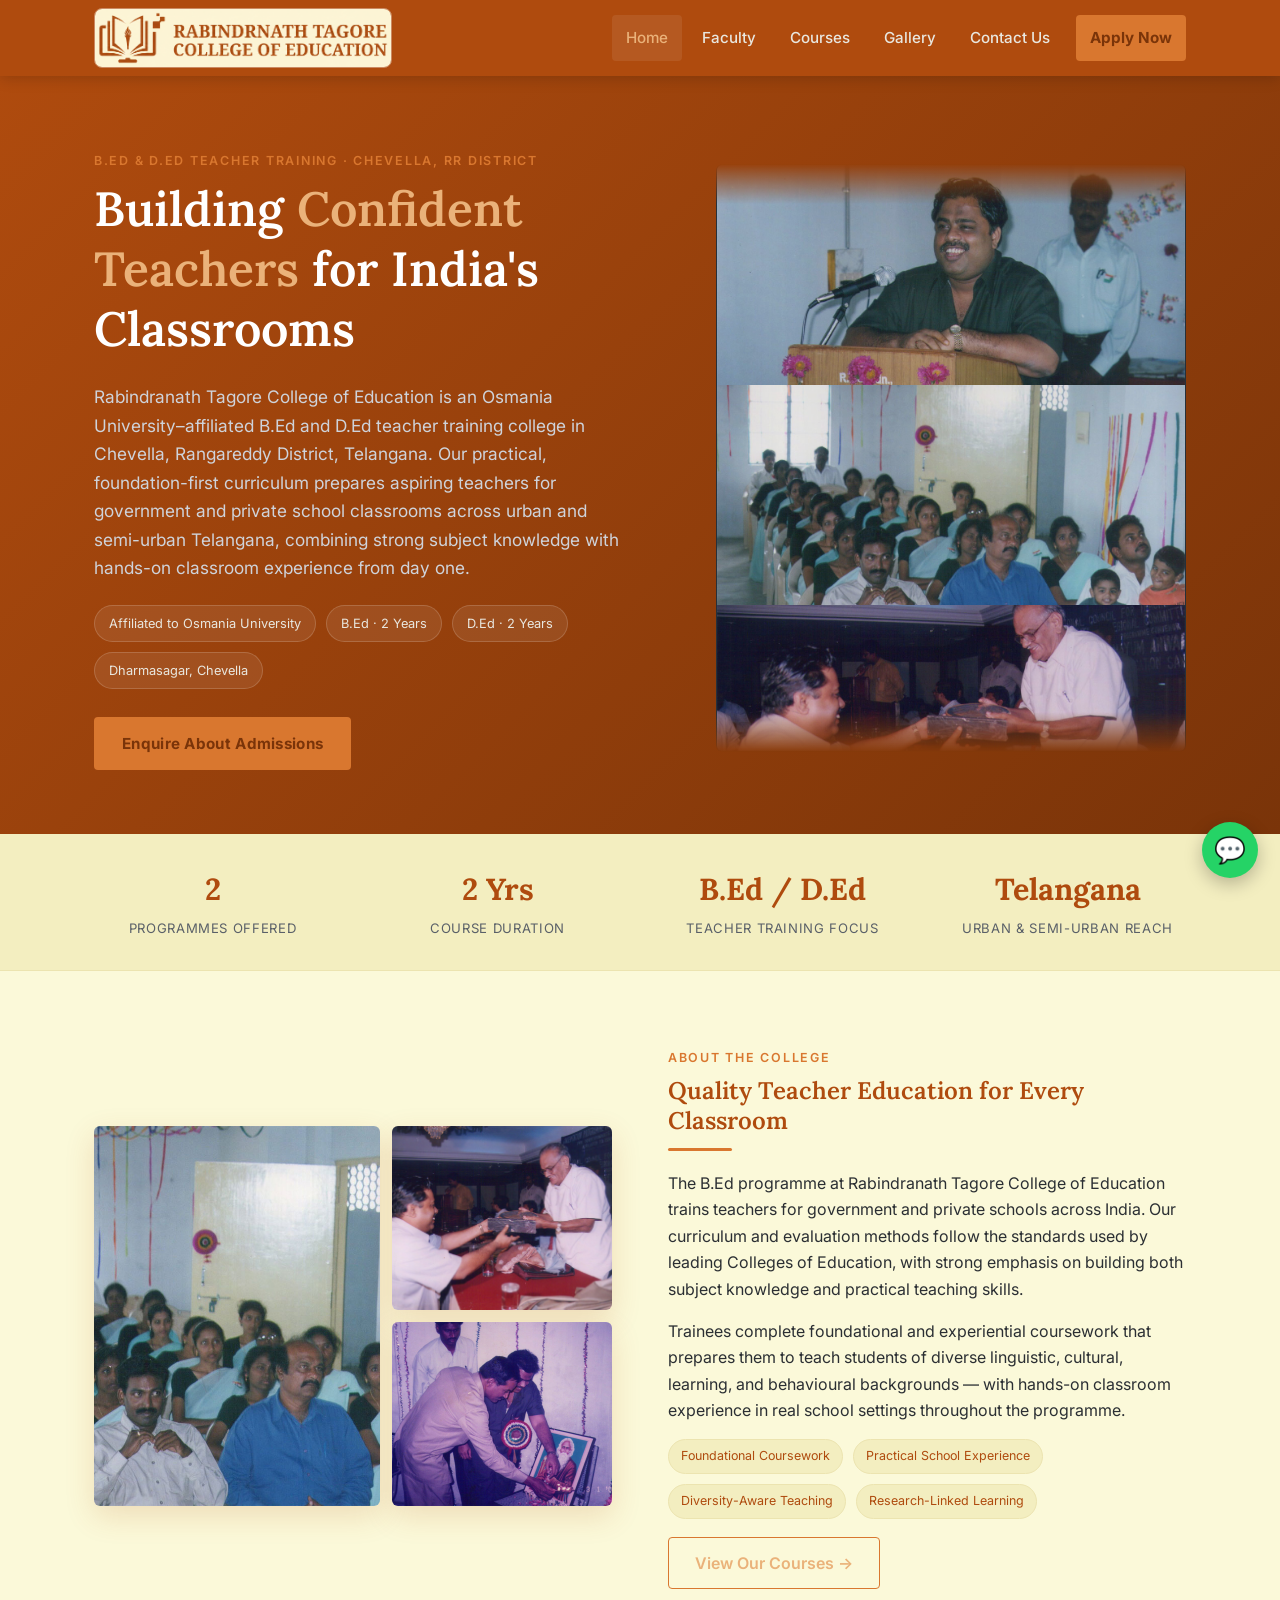
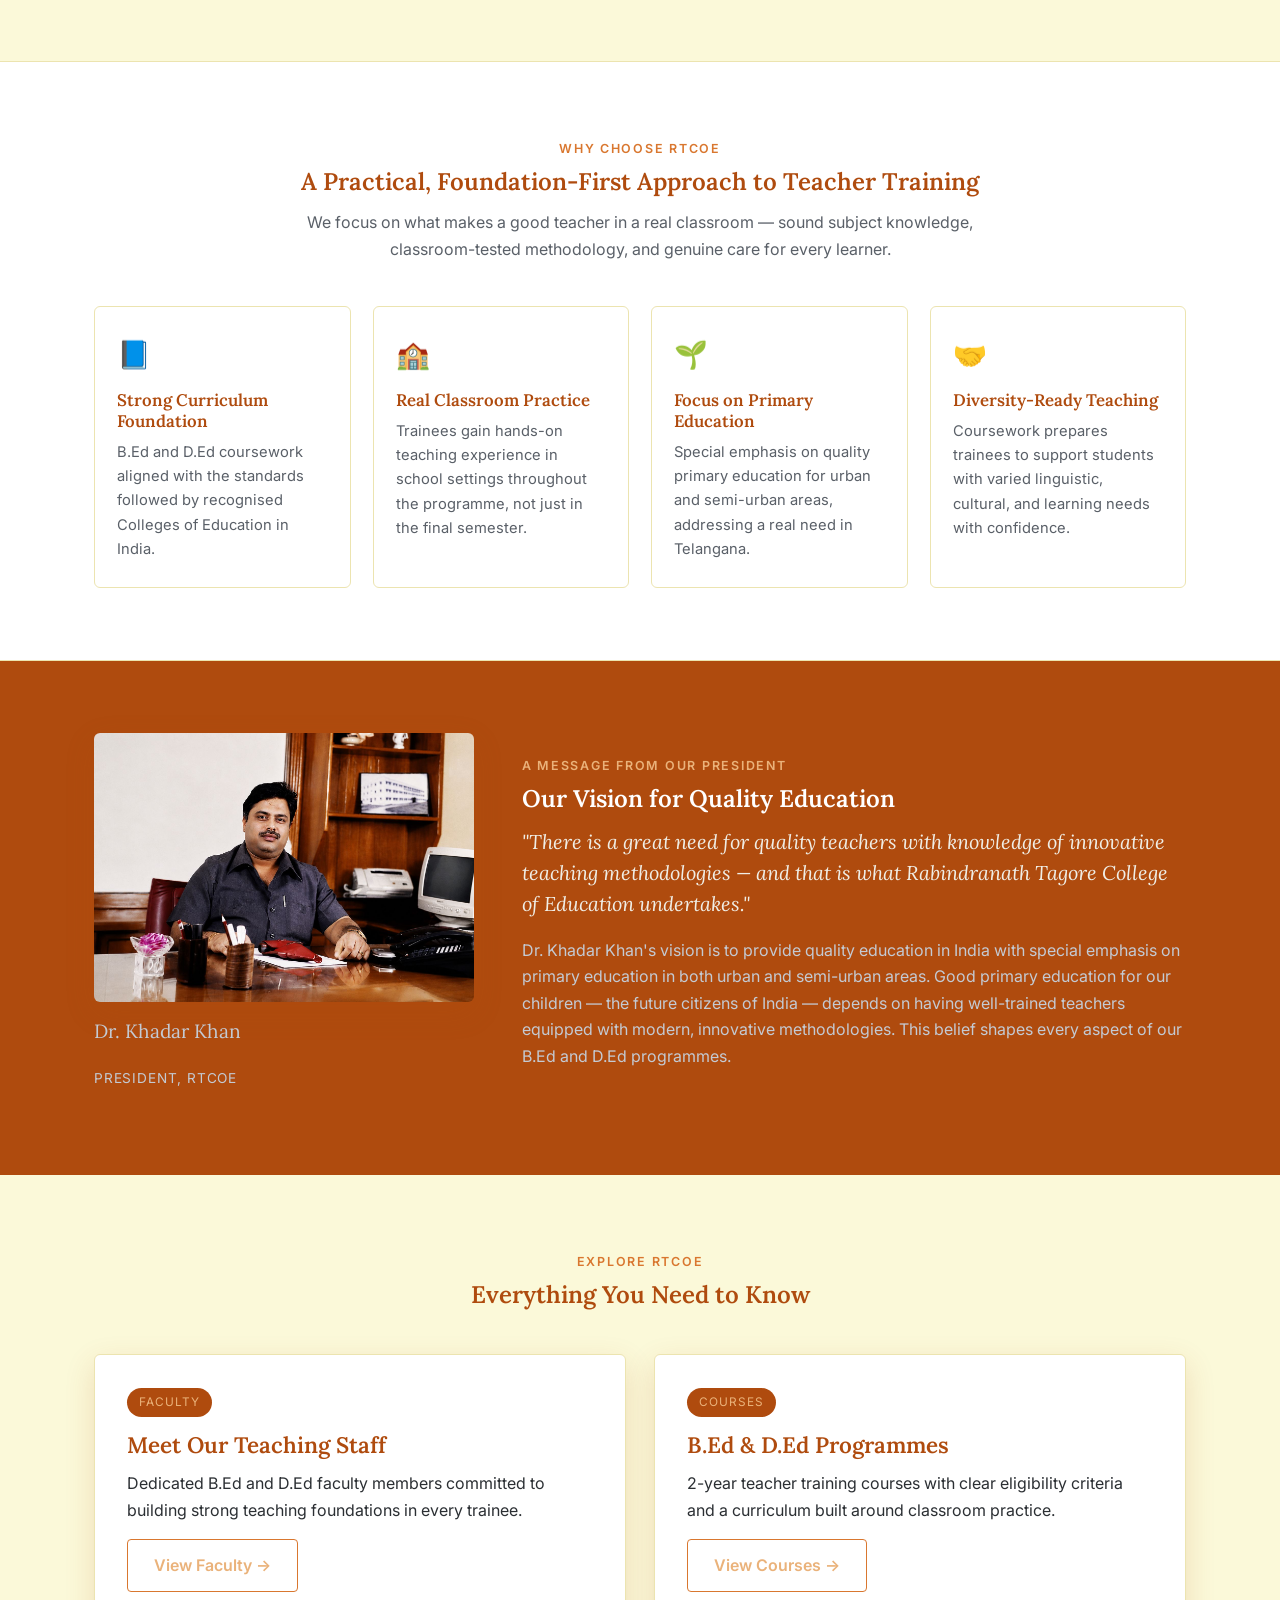
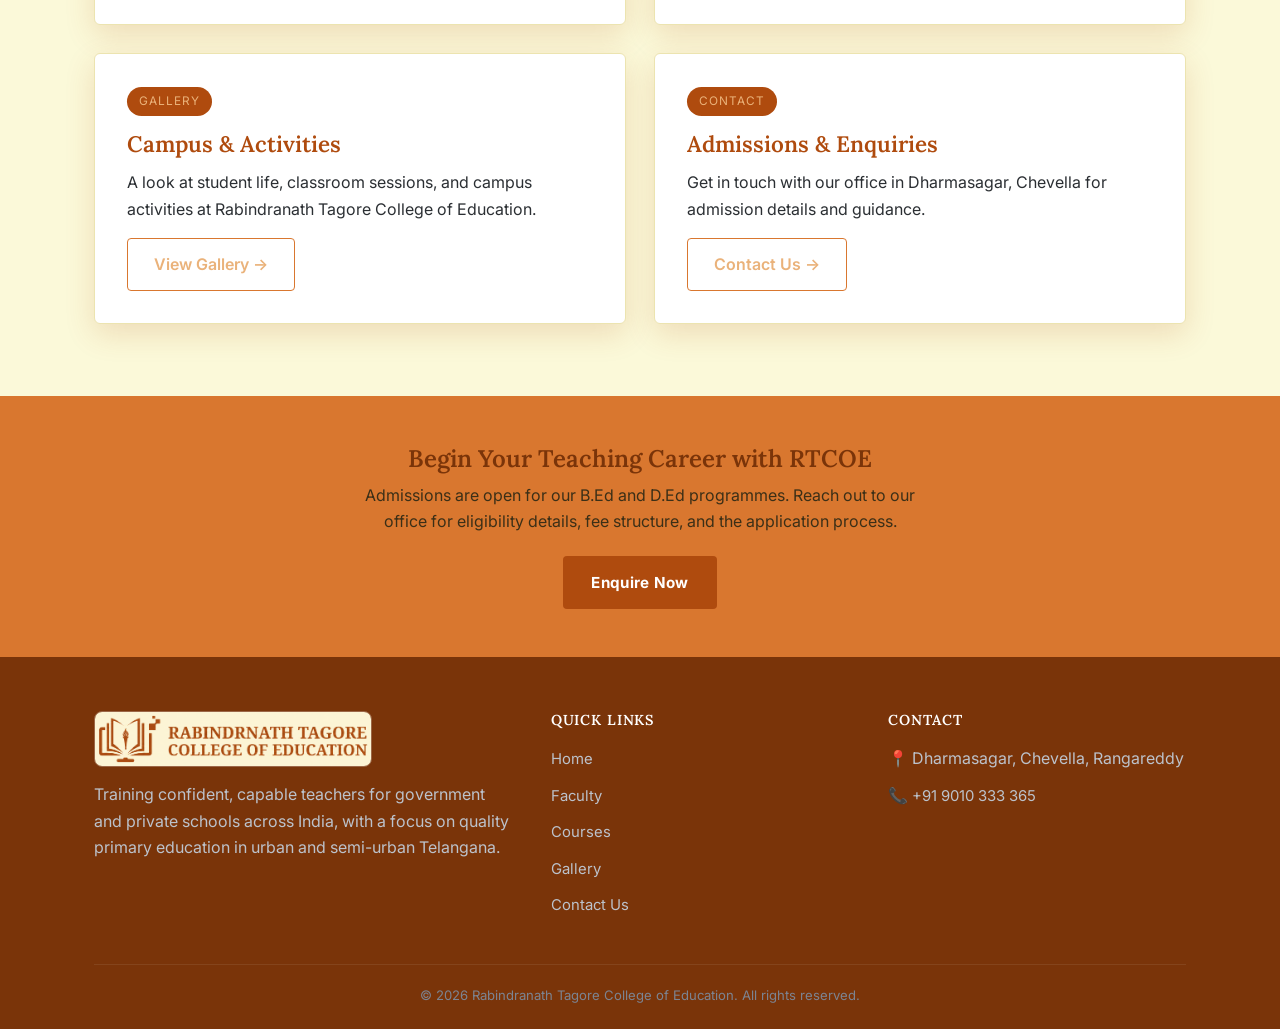
<file: index.html>
<!DOCTYPE html>
<html lang="en">
<head>
<meta charset="UTF-8">
<meta name="viewport" content="width=device-width, initial-scale=1.0">
<title>Rabindranath Tagore College of Education | B.Ed &amp; D.Ed College, Chevella RR District</title>
<meta name="description" content="Rabindranath Tagore College of Education, Chevella (RR District) offers Osmania University–affiliated B.Ed and D.Ed teacher training courses with experienced faculty and a 100% practical, foundation-focused curriculum.">
<meta name="keywords" content="RTCOE, B.Ed college Chevella, D.Ed college Telangana, teacher training college RR District, Rabindranath Tagore College of Education">
<link rel="canonical" href="https://rtcoe.in/">
<link rel="preconnect" href="https://fonts.googleapis.com">
<link href="https://fonts.googleapis.com/css2?family=Lora:wght@500;600;700&family=Inter:wght@400;500;600;700&display=swap" rel="stylesheet">
<link rel="stylesheet" href="style.css">
</head>
<body>

<header class="site-header">
  <div class="nav-wrap">
    <a href="index.html" class="brand brand-full">
      <img src="includes/images/rtcoe-logo-full.png" alt="Rabindranath Tagore College of Education logo">
    </a>
    <button class="nav-toggle" aria-label="Toggle navigation">&#9776;</button>
    <nav class="nav-links">
      <a href="index.html" class="active">Home</a>
      <a href="faculty.html">Faculty</a>
      <a href="courses.html">Courses</a>
      <a href="gallery.html">Gallery</a>
      <a href="contactus.html">Contact Us</a>
      <a href="contactus.html" class="cta-link">Apply Now</a>
    </nav>
  </div>
</header>

<section class="hero" id="home">
  <div class="container hero-grid">
    <div>
      <span class="eyebrow">B.Ed &amp; D.Ed Teacher Training · Chevella, RR District</span>
      <h1>Building <em>Confident Teachers</em> for India's Classrooms</h1>
<p class="lead">Rabindranath Tagore College of Education is an Osmania University–affiliated B.Ed and D.Ed teacher training college in Chevella, Rangareddy District, Telangana. Our practical, foundation-first curriculum prepares aspiring teachers for government and private school classrooms across urban and semi-urban Telangana, combining strong subject knowledge with hands-on classroom experience from day one.</p>
      <div class="badge-row">
        <span class="badge-pill">Affiliated to Osmania University</span>
        <span class="badge-pill">B.Ed · 2 Years</span>
        <span class="badge-pill">D.Ed · 2 Years</span>
        <span class="badge-pill">Dharmasagar, Chevella</span>
      </div>
      <a href="contactus.html" class="btn">Enquire About Admissions</a>
    </div>
    <div class="hero-scroll" aria-label="Campus photo gallery">
      <div class="hero-scroll-track">
        <img src="includes/images/01.jpg" alt="RTCOE campus event photo 1">
        <img src="includes/images/02.jpg" alt="RTCOE campus event photo 2">
        <img src="includes/images/03.jpg" alt="RTCOE campus event photo 3">
        <img src="includes/images/04.jpg" alt="RTCOE campus event photo 4">
        <img src="includes/images/05.jpg" alt="RTCOE campus event photo 5">
        <img src="includes/images/06.jpg" alt="RTCOE campus event photo 6">
        <!-- duplicate set for seamless loop -->
        <img src="includes/images/01.jpg" alt="" aria-hidden="true">
        <img src="includes/images/02.jpg" alt="" aria-hidden="true">
        <img src="includes/images/03.jpg" alt="" aria-hidden="true">
        <img src="includes/images/04.jpg" alt="" aria-hidden="true">
        <img src="includes/images/05.jpg" alt="" aria-hidden="true">
        <img src="includes/images/06.jpg" alt="" aria-hidden="true">
      </div>
    </div>
  </div>
</section>

<div class="stat-strip">
  <div class="container stat-grid">
    <div><div class="num">2</div><div class="label">Programmes Offered</div></div>
    <div><div class="num">2 Yrs</div><div class="label">Course Duration</div></div>
    <div><div class="num">B.Ed / D.Ed</div><div class="label">Teacher Training Focus</div></div>
    <div><div class="num">Telangana</div><div class="label">Urban &amp; Semi-Urban Reach</div></div>
  </div>
</div>

<section id="about">
  <div class="container about-grid">
    <div class="about-photos">
      <img class="tall" src="includes/images/02.jpg" alt="Students at Rabindranath Tagore College of Education">
      <img src="includes/images/03.jpg" alt="RTCOE campus view">
      <img src="includes/images/04.jpg" alt="RTCOE classroom activity">
    </div>
    <div>
      <span class="eyebrow">About the College</span>
      <h2>Quality Teacher Education for Every Classroom</h2>
      <div class="rule-divider"></div>
      <p>The B.Ed programme at Rabindranath Tagore College of Education trains teachers for government and private schools across India. Our curriculum and evaluation methods follow the standards used by leading Colleges of Education, with strong emphasis on building both subject knowledge and practical teaching skills.</p>
      <p>Trainees complete foundational and experiential coursework that prepares them to teach students of diverse linguistic, cultural, learning, and behavioural backgrounds — with hands-on classroom experience in real school settings throughout the programme.</p>
      <div class="tag-row">
        <span>Foundational Coursework</span>
        <span>Practical School Experience</span>
        <span>Diversity-Aware Teaching</span>
        <span>Research-Linked Learning</span>
      </div>
      <a href="courses.html" class="btn-outline">View Our Courses &rarr;</a>
    </div>
  </div>
</section>

<section class="bg-alt">
  <div class="container">
    <div class="section-head">
      <span class="eyebrow">Why Choose RTCOE</span>
      <h2>A Practical, Foundation-First Approach to Teacher Training</h2>
      <p>We focus on what makes a good teacher in a real classroom — sound subject knowledge, classroom-tested methodology, and genuine care for every learner.</p>
    </div>
    <div class="feature-grid">
      <div class="feature-card">
        <div class="icon">📘</div>
        <h3>Strong Curriculum Foundation</h3>
        <p>B.Ed and D.Ed coursework aligned with the standards followed by recognised Colleges of Education in India.</p>
      </div>
      <div class="feature-card">
        <div class="icon">🏫</div>
        <h3>Real Classroom Practice</h3>
        <p>Trainees gain hands-on teaching experience in school settings throughout the programme, not just in the final semester.</p>
      </div>
      <div class="feature-card">
        <div class="icon">🌱</div>
        <h3>Focus on Primary Education</h3>
        <p>Special emphasis on quality primary education for urban and semi-urban areas, addressing a real need in Telangana.</p>
      </div>
      <div class="feature-card">
        <div class="icon">🤝</div>
        <h3>Diversity-Ready Teaching</h3>
        <p>Coursework prepares trainees to support students with varied linguistic, cultural, and learning needs with confidence.</p>
      </div>
    </div>
  </div>
</section>

<section class="bg-navy">
  <div class="container founder-grid">
    <div>
      <img class="founder-photo-img" style="border-radius:6px;box-shadow:var(--shadow);width:100%;" src="includes/images/founder.jpeg" alt="Dr. Khaddar Khan, President of Rabindranath Tagore College of Education">
      <p class="founder-name">Dr. Khadar Khan</p>
      <p class="founder-role">President, RTCOE</p>
    </div>
    <div>
      <span class="eyebrow">A Message from Our President</span>
      <h2>Our Vision for Quality Education</h2>
      <blockquote>"There is a great need for quality teachers with knowledge of innovative teaching methodologies — and that is what Rabindranath Tagore College of Education undertakes."</blockquote>
      <p>Dr. Khadar Khan's vision is to provide quality education in India with special emphasis on primary education in both urban and semi-urban areas. Good primary education for our children — the future citizens of India — depends on having well-trained teachers equipped with modern, innovative methodologies. This belief shapes every aspect of our B.Ed and D.Ed programmes.</p>
    </div>
  </div>
</section>

<section>
  <div class="container">
    <div class="section-head">
      <span class="eyebrow">Explore RTCOE</span>
      <h2>Everything You Need to Know</h2>
    </div>
    <div class="course-grid">
      <div class="course-card">
        <span class="course-tag">Faculty</span>
        <h3>Meet Our Teaching Staff</h3>
        <p>Dedicated B.Ed and D.Ed faculty members committed to building strong teaching foundations in every trainee.</p>
        <a href="faculty.html" class="btn-outline">View Faculty &rarr;</a>
      </div>
      <div class="course-card">
        <span class="course-tag">Courses</span>
        <h3>B.Ed &amp; D.Ed Programmes</h3>
        <p>2-year teacher training courses with clear eligibility criteria and a curriculum built around classroom practice.</p>
        <a href="courses.html" class="btn-outline">View Courses &rarr;</a>
      </div>
      <div class="course-card">
        <span class="course-tag">Gallery</span>
        <h3>Campus &amp; Activities</h3>
        <p>A look at student life, classroom sessions, and campus activities at Rabindranath Tagore College of Education.</p>
        <a href="gallery.html" class="btn-outline">View Gallery &rarr;</a>
      </div>
      <div class="course-card">
        <span class="course-tag">Contact</span>
        <h3>Admissions &amp; Enquiries</h3>
        <p>Get in touch with our office in Dharmasagar, Chevella for admission details and guidance.</p>
        <a href="contactus.html" class="btn-outline">Contact Us &rarr;</a>
      </div>
    </div>
  </div>
</section>

<section class="cta-band">
  <div class="container">
    <h2>Begin Your Teaching Career with RTCOE</h2>
    <p>Admissions are open for our B.Ed and D.Ed programmes. Reach out to our office for eligibility details, fee structure, and the application process.</p>
    <a href="contactus.html" class="btn">Enquire Now</a>
  </div>
</section>

<footer>
  <div class="container">
    <div class="footer-grid">
      <div>
        <div class="footer-brand footer-brand-full">
          <img src="includes/images/rtcoe-logo-full.png" alt="Rabindranath Tagore College of Education logo">
        </div>
        <p>Training confident, capable teachers for government and private schools across India, with a focus on quality primary education in urban and semi-urban Telangana.</p>
      </div>
      <div>
        <h4>Quick Links</h4>
        <ul>
          <li><a href="index.html">Home</a></li>
          <li><a href="faculty.html">Faculty</a></li>
          <li><a href="courses.html">Courses</a></li>
          <li><a href="gallery.html">Gallery</a></li>
          <li><a href="contactus.html">Contact Us</a></li>
        </ul>
      </div>
      <div>
        <h4>Contact</h4>
        <ul>
          <li>📍 Dharmasagar, Chevella, Rangareddy</li>
          <li>📞 <a href="tel:+919010333365">+91 9010 333 365</a></li>
        </ul>
      </div>
    </div>
    <div class="footer-bottom">&copy; 2026 Rabindranath Tagore College of Education. All rights reserved.</div>
  </div>
</footer>

<a class="wa-float" href="https://wa.me/919010333365" aria-label="Chat on WhatsApp" target="_blank" rel="noopener">&#128172;</a>

<script src="script.js"></script>
</body>
</html>
</file>
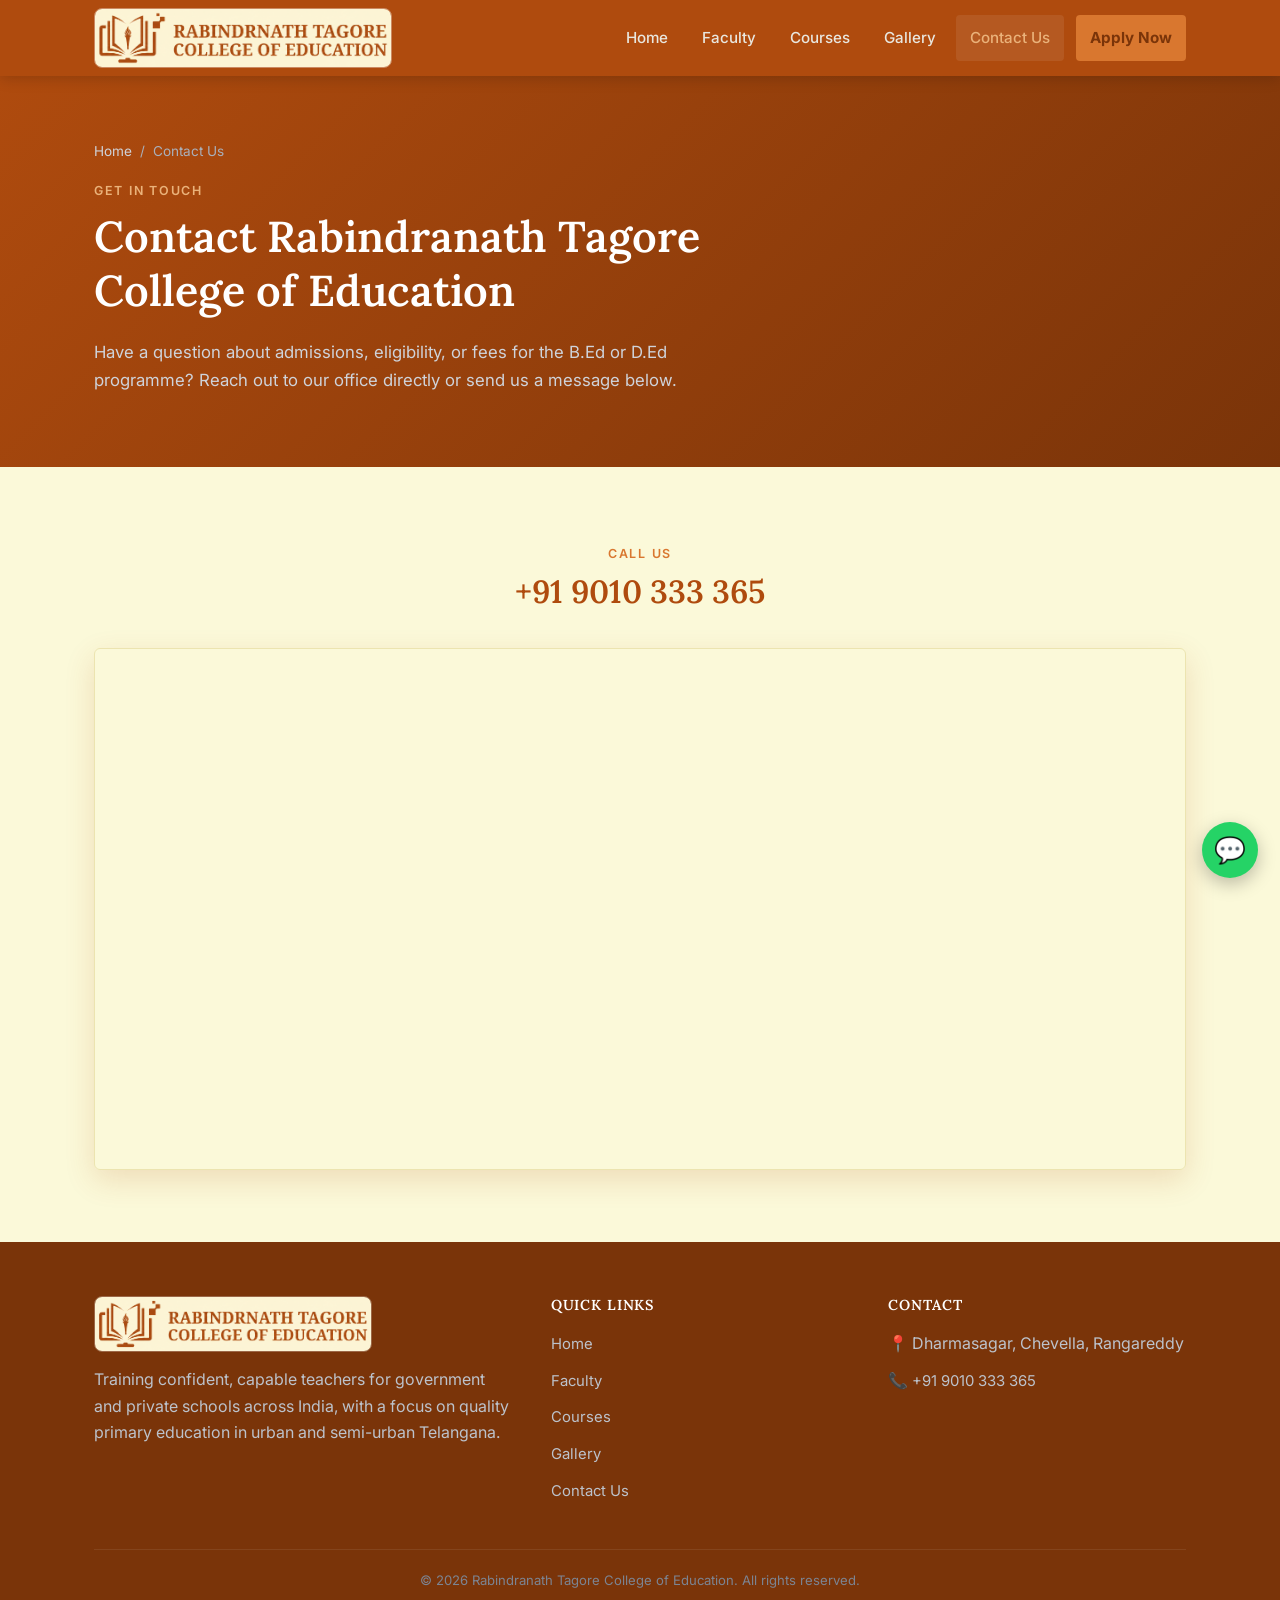
<file: contactus.html>
<!DOCTYPE html>
<html lang="en">
<head>
<meta charset="UTF-8">
<meta name="viewport" content="width=device-width, initial-scale=1.0">
<title>Contact Us | Rabindranath Tagore College of Education</title>
<meta name="description" content="Contact Rabindranath Tagore College of Education, Dharmasagar, Chevella, Rangareddy for B.Ed and D.Ed admission enquiries. Call +91 9010 333 365 / +91 8008 802 198.">
<link rel="canonical" href="https://rtcoe.in/contactus.html">
<link rel="preconnect" href="https://fonts.googleapis.com">
<link href="https://fonts.googleapis.com/css2?family=Lora:wght@500;600;700&family=Inter:wght@400;500;600;700&display=swap" rel="stylesheet">
<link rel="stylesheet" href="style.css">
</head>
<body>

<header class="site-header">
  <div class="nav-wrap">
    <a href="index.html" class="brand brand-full">
      <img src="includes/images/rtcoe-logo-full.png" alt="Rabindranath Tagore College of Education logo">
    </a>
    <button class="nav-toggle" aria-label="Toggle navigation">&#9776;</button>
    <nav class="nav-links">
      <a href="index.html">Home</a>
      <a href="faculty.html">Faculty</a>
      <a href="courses.html">Courses</a>
      <a href="gallery.html">Gallery</a>
      <a href="contactus.html" class="active">Contact Us</a>
      <a href="contactus.html" class="cta-link">Apply Now</a>
    </nav>
  </div>
</header>

<section class="page-hero">
  <div class="container">
    <div class="breadcrumb"><a href="index.html">Home</a> &nbsp;/&nbsp; Contact Us</div>
    <span class="eyebrow">Get in Touch</span>
    <h1>Contact Rabindranath Tagore College of Education</h1>
    <p class="lead">Have a question about admissions, eligibility, or fees for the B.Ed or D.Ed programme? Reach out to our office directly or send us a message below.</p>
  </div>
</section>

<section>
  <div class="container">
    <div style="text-align:center;max-width:480px;margin:0 auto 36px;">
      <span class="eyebrow">Call Us</span>
      <h2 style="font-size:2rem;">
        <a href="tel:+919010333365" style="color:var(--navy);">+91 9010 333 365</a> 
      </h2>
    </div>
    <div class="map-frame">
      <iframe src="https://maps.google.com/maps?q=Chevella+Mandal+RR+District+Telangana&z=12&output=embed" loading="lazy" title="RTCOE location map" style="height:520px;"></iframe>
    </div>
  </div>
</section>

<footer>
  <div class="container">
    <div class="footer-grid">
      <div>
        <div class="footer-brand footer-brand-full">
          <img src="includes/images/rtcoe-logo-full.png" alt="Rabindranath Tagore College of Education logo">
        </div>
        <p>Training confident, capable teachers for government and private schools across India, with a focus on quality primary education in urban and semi-urban Telangana.</p>
      </div>
      <div>
        <h4>Quick Links</h4>
        <ul>
          <li><a href="index.html">Home</a></li>
          <li><a href="faculty.html">Faculty</a></li>
          <li><a href="courses.html">Courses</a></li>
          <li><a href="gallery.html">Gallery</a></li>
          <li><a href="contactus.html">Contact Us</a></li>
        </ul>
      </div>
      <div>
        <h4>Contact</h4>
        <ul>
          <li>📍 Dharmasagar, Chevella, Rangareddy</li>
          <li>📞 <a href="tel:+919010333365">+91 9010 333 365</a></li>
        </ul>
      </div>
    </div>
    <div class="footer-bottom">&copy; 2026 Rabindranath Tagore College of Education. All rights reserved.</div>
  </div>
</footer>

<a class="wa-float" href="https://wa.me/919010333365" aria-label="Chat on WhatsApp" target="_blank" rel="noopener">&#128172;</a>

<script src="script.js"></script>
</body>
</html>
</file>
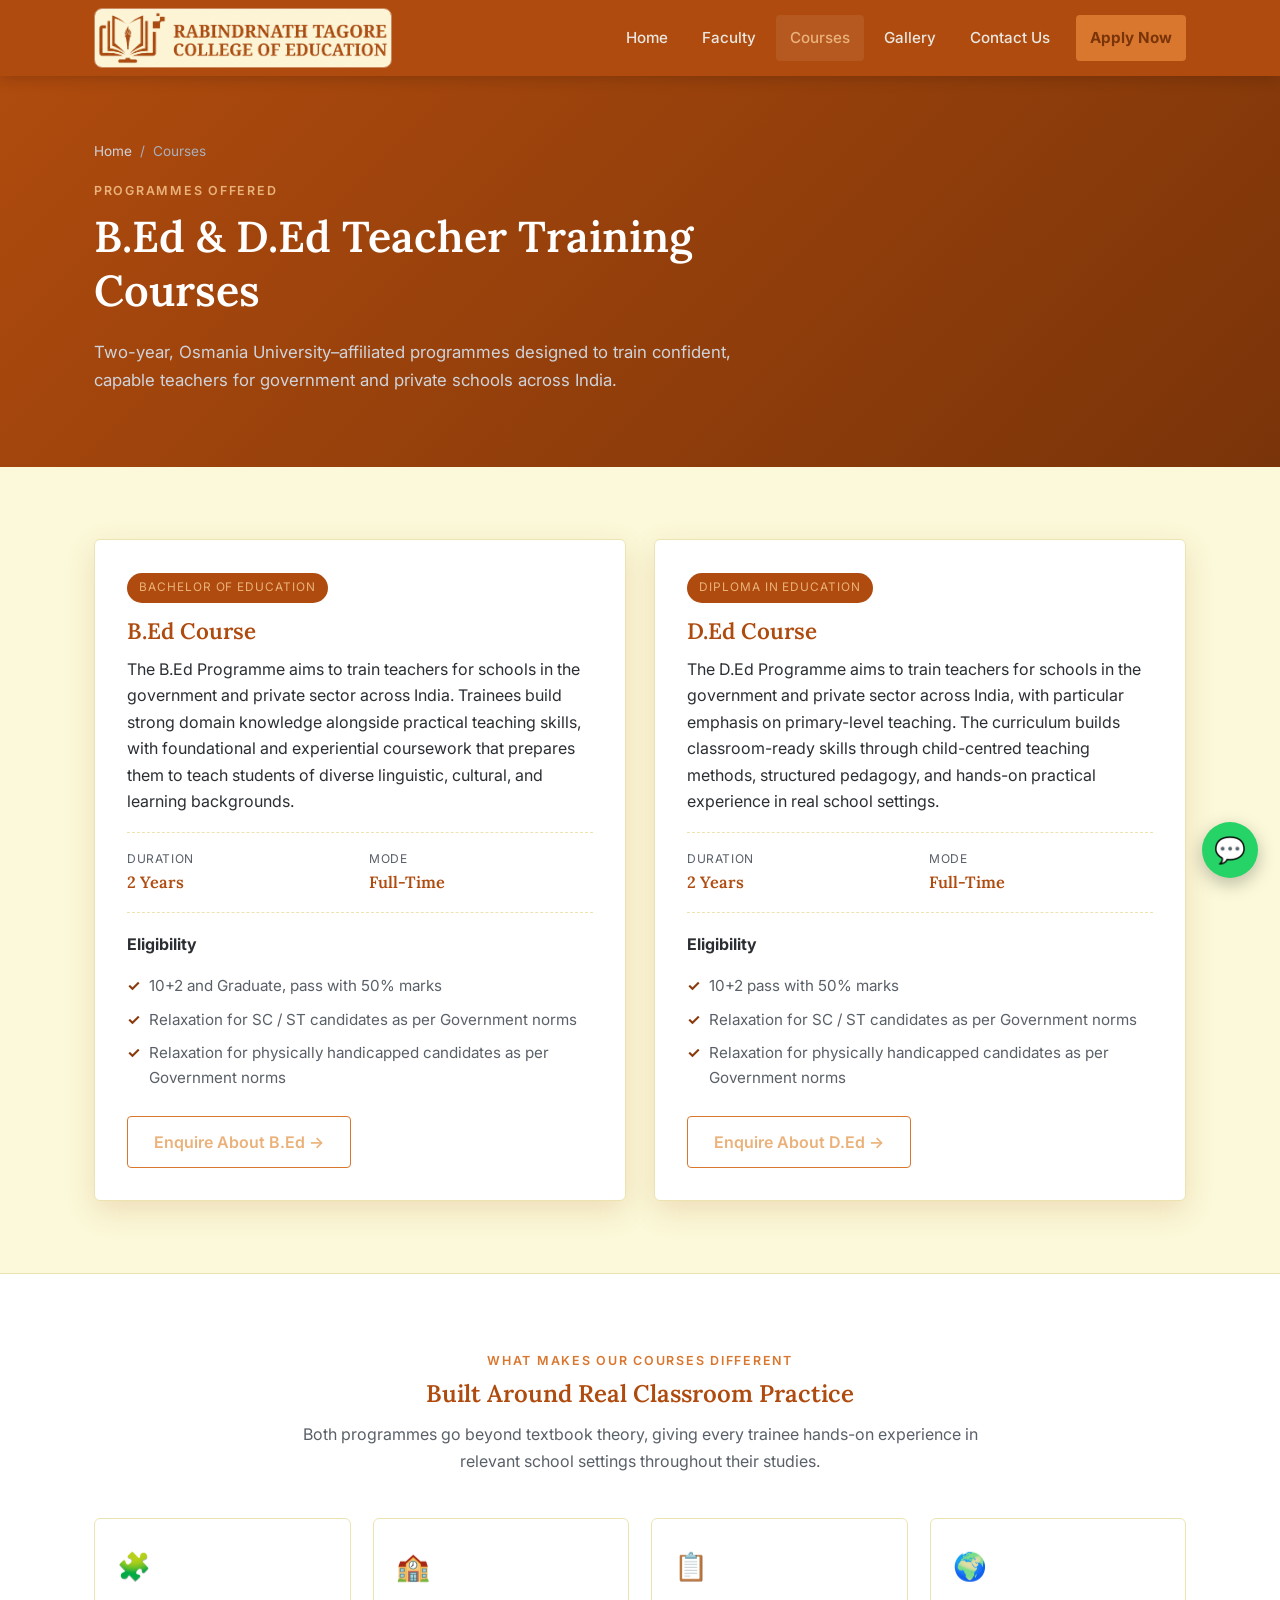
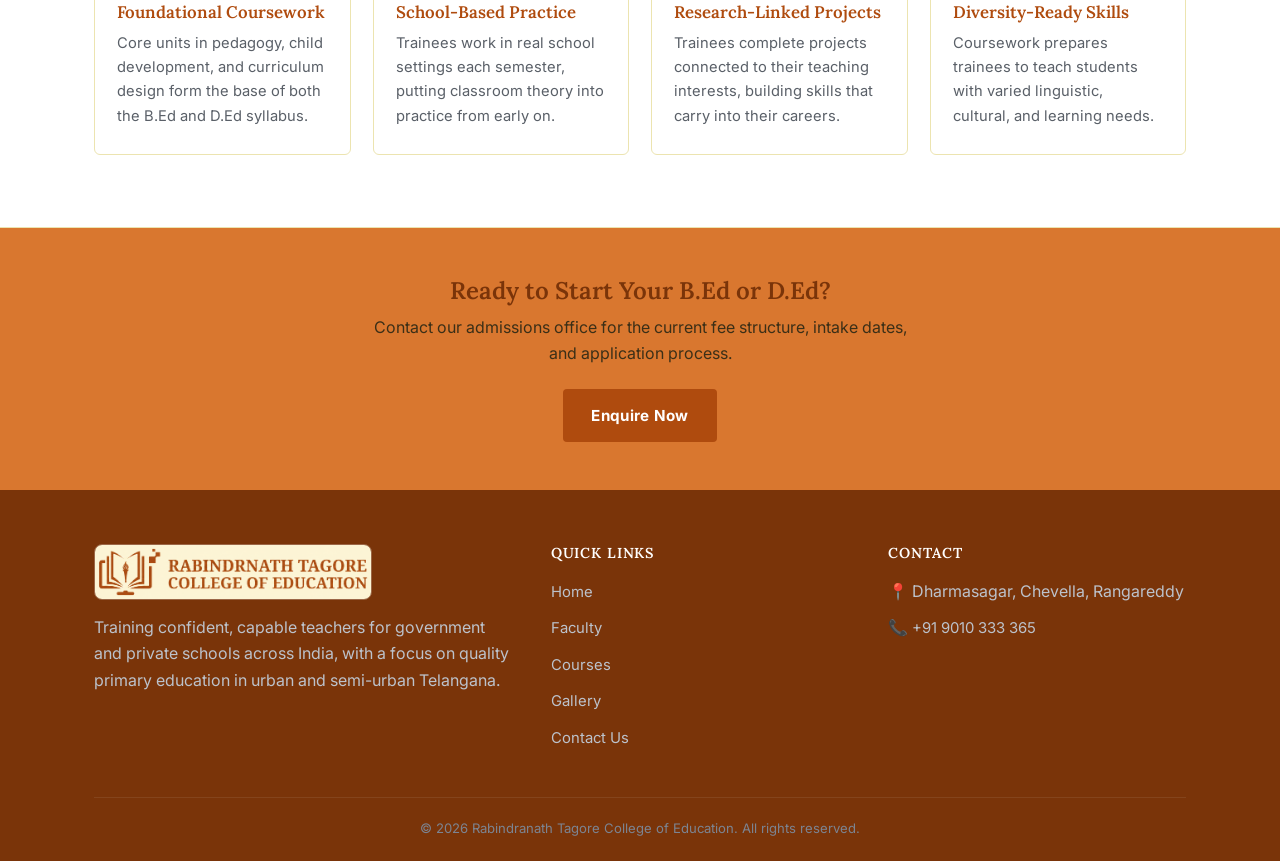
<file: courses.html>
<!DOCTYPE html>
<html lang="en">
<head>
<meta charset="UTF-8">
<meta name="viewport" content="width=device-width, initial-scale=1.0">
<title>B.Ed &amp; D.Ed Courses | Rabindranath Tagore College of Education</title>
<meta name="description" content="Explore the B.Ed and D.Ed teacher training courses offered at Rabindranath Tagore College of Education, Chevella — eligibility, duration, and curriculum focus.">
<link rel="canonical" href="https://rtcoe.in/courses.html">
<link rel="preconnect" href="https://fonts.googleapis.com">
<link href="https://fonts.googleapis.com/css2?family=Lora:wght@500;600;700&family=Inter:wght@400;500;600;700&display=swap" rel="stylesheet">
<link rel="stylesheet" href="style.css">
</head>
<body>

<header class="site-header">
  <div class="nav-wrap">
    <a href="index.html" class="brand brand-full">
      <img src="includes/images/rtcoe-logo-full.png" alt="Rabindranath Tagore College of Education logo">
    </a>
    <button class="nav-toggle" aria-label="Toggle navigation">&#9776;</button>
    <nav class="nav-links">
      <a href="index.html">Home</a>
      <a href="faculty.html">Faculty</a>
      <a href="courses.html" class="active">Courses</a>
      <a href="gallery.html">Gallery</a>
      <a href="contactus.html">Contact Us</a>
      <a href="contactus.html" class="cta-link">Apply Now</a>
    </nav>
  </div>
</header>

<section class="page-hero">
  <div class="container">
    <div class="breadcrumb"><a href="index.html">Home</a> &nbsp;/&nbsp; Courses</div>
    <span class="eyebrow">Programmes Offered</span>
    <h1>B.Ed &amp; D.Ed Teacher Training Courses</h1>
    <p class="lead">Two-year, Osmania University–affiliated programmes designed to train confident, capable teachers for government and private schools across India.</p>
  </div>
</section>

<section>
  <div class="container">
    <div class="course-grid">

      <div class="course-card">
        <span class="course-tag">Bachelor of Education</span>
        <h3>B.Ed Course</h3>
        <p>The B.Ed Programme aims to train teachers for schools in the government and private sector across India. Trainees build strong domain knowledge alongside practical teaching skills, with foundational and experiential coursework that prepares them to teach students of diverse linguistic, cultural, and learning backgrounds.</p>
        <div class="course-meta">
          <div><div class="k">Duration</div><div class="v">2 Years</div></div>
          <div><div class="k">Mode</div><div class="v">Full-Time</div></div>
        </div>
        <p><strong>Eligibility</strong></p>
        <ul>
          <li>10+2 and Graduate, pass with 50% marks</li>
          <li>Relaxation for SC / ST candidates as per Government norms</li>
          <li>Relaxation for physically handicapped candidates as per Government norms</li>
        </ul>
        <a href="contactus.html" class="btn-outline" style="margin-top:18px;">Enquire About B.Ed &rarr;</a>
      </div>

      <div class="course-card">
        <span class="course-tag">Diploma in Education</span>
        <h3>D.Ed Course</h3>
        <p>The D.Ed Programme aims to train teachers for schools in the government and private sector across India, with particular emphasis on primary-level teaching. The curriculum builds classroom-ready skills through child-centred teaching methods, structured pedagogy, and hands-on practical experience in real school settings.</p>
        <div class="course-meta">
          <div><div class="k">Duration</div><div class="v">2 Years</div></div>
          <div><div class="k">Mode</div><div class="v">Full-Time</div></div>
        </div>
        <p><strong>Eligibility</strong></p>
        <ul>
          <li>10+2 pass with 50% marks</li>
          <li>Relaxation for SC / ST candidates as per Government norms</li>
          <li>Relaxation for physically handicapped candidates as per Government norms</li>
        </ul>
        <a href="contactus.html" class="btn-outline" style="margin-top:18px;">Enquire About D.Ed &rarr;</a>
      </div>

    </div>
  </div>
</section>

<section class="bg-alt">
  <div class="container">
    <div class="section-head">
      <span class="eyebrow">What Makes Our Courses Different</span>
      <h2>Built Around Real Classroom Practice</h2>
      <p>Both programmes go beyond textbook theory, giving every trainee hands-on experience in relevant school settings throughout their studies.</p>
    </div>
    <div class="feature-grid">
      <div class="feature-card">
        <div class="icon">🧩</div>
        <h3>Foundational Coursework</h3>
        <p>Core units in pedagogy, child development, and curriculum design form the base of both the B.Ed and D.Ed syllabus.</p>
      </div>
      <div class="feature-card">
        <div class="icon">🏫</div>
        <h3>School-Based Practice</h3>
        <p>Trainees work in real school settings each semester, putting classroom theory into practice from early on.</p>
      </div>
      <div class="feature-card">
        <div class="icon">📋</div>
        <h3>Research-Linked Projects</h3>
        <p>Trainees complete projects connected to their teaching interests, building skills that carry into their careers.</p>
      </div>
      <div class="feature-card">
        <div class="icon">🌍</div>
        <h3>Diversity-Ready Skills</h3>
        <p>Coursework prepares trainees to teach students with varied linguistic, cultural, and learning needs.</p>
      </div>
    </div>
  </div>
</section>

<section class="cta-band">
  <div class="container">
    <h2>Ready to Start Your B.Ed or D.Ed?</h2>
    <p>Contact our admissions office for the current fee structure, intake dates, and application process.</p>
    <a href="contactus.html" class="btn">Enquire Now</a>
  </div>
</section>

<footer>
  <div class="container">
    <div class="footer-grid">
      <div>
        <div class="footer-brand footer-brand-full">
          <img src="includes/images/rtcoe-logo-full.png" alt="Rabindranath Tagore College of Education logo">
        </div>
        <p>Training confident, capable teachers for government and private schools across India, with a focus on quality primary education in urban and semi-urban Telangana.</p>
      </div>
      <div>
        <h4>Quick Links</h4>
        <ul>
          <li><a href="index.html">Home</a></li>
          <li><a href="faculty.html">Faculty</a></li>
          <li><a href="courses.html">Courses</a></li>
          <li><a href="gallery.html">Gallery</a></li>
          <li><a href="contactus.html">Contact Us</a></li>
        </ul>
      </div>
      <div>
        <h4>Contact</h4>
        <ul>
          <li>📍 Dharmasagar, Chevella, Rangareddy</li>
          <li>📞 <a href="tel:+919010333365">+91 9010 333 365</a></li>
        </ul>
      </div>
    </div>
    <div class="footer-bottom">&copy; 2026 Rabindranath Tagore College of Education. All rights reserved.</div>
  </div>
</footer>

<a class="wa-float" href="https://wa.me/919010333365" aria-label="Chat on WhatsApp" target="_blank" rel="noopener">&#128172;</a>

<script src="script.js"></script>
</body>
</html>
</file>
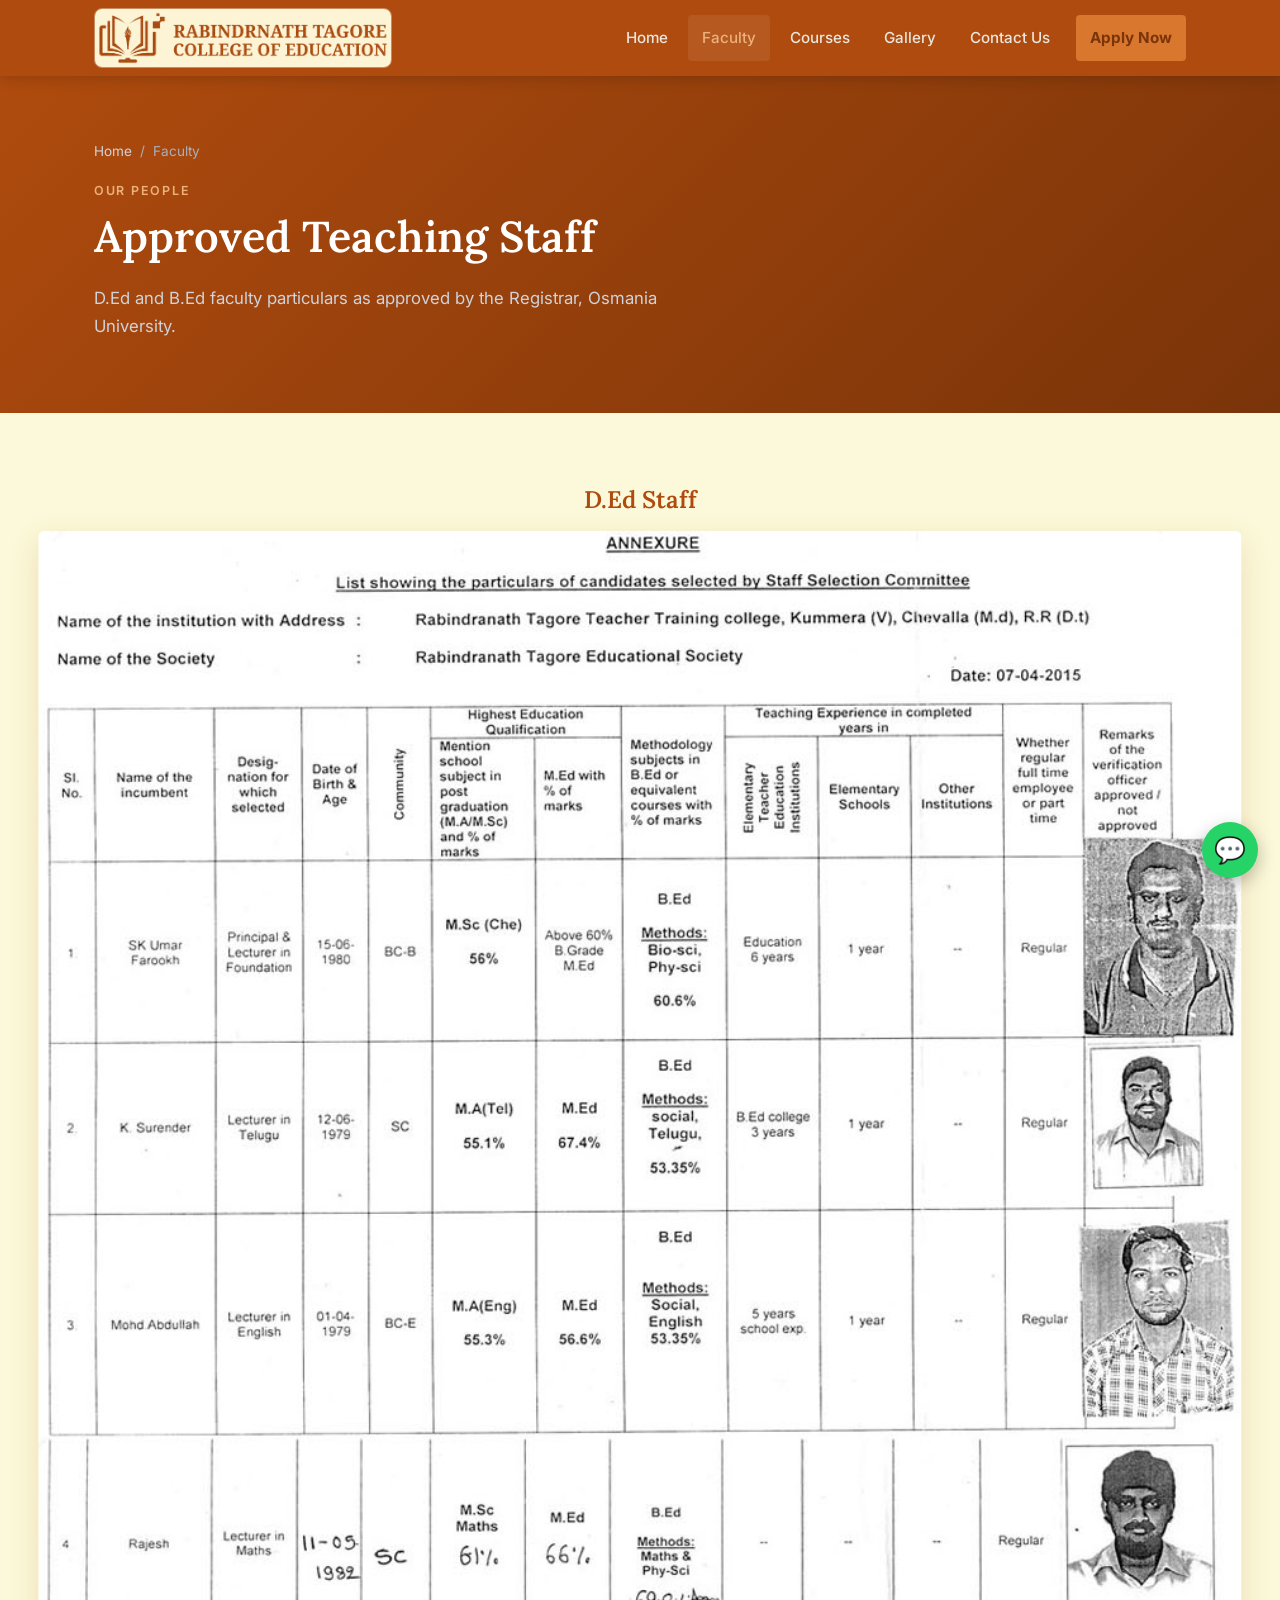
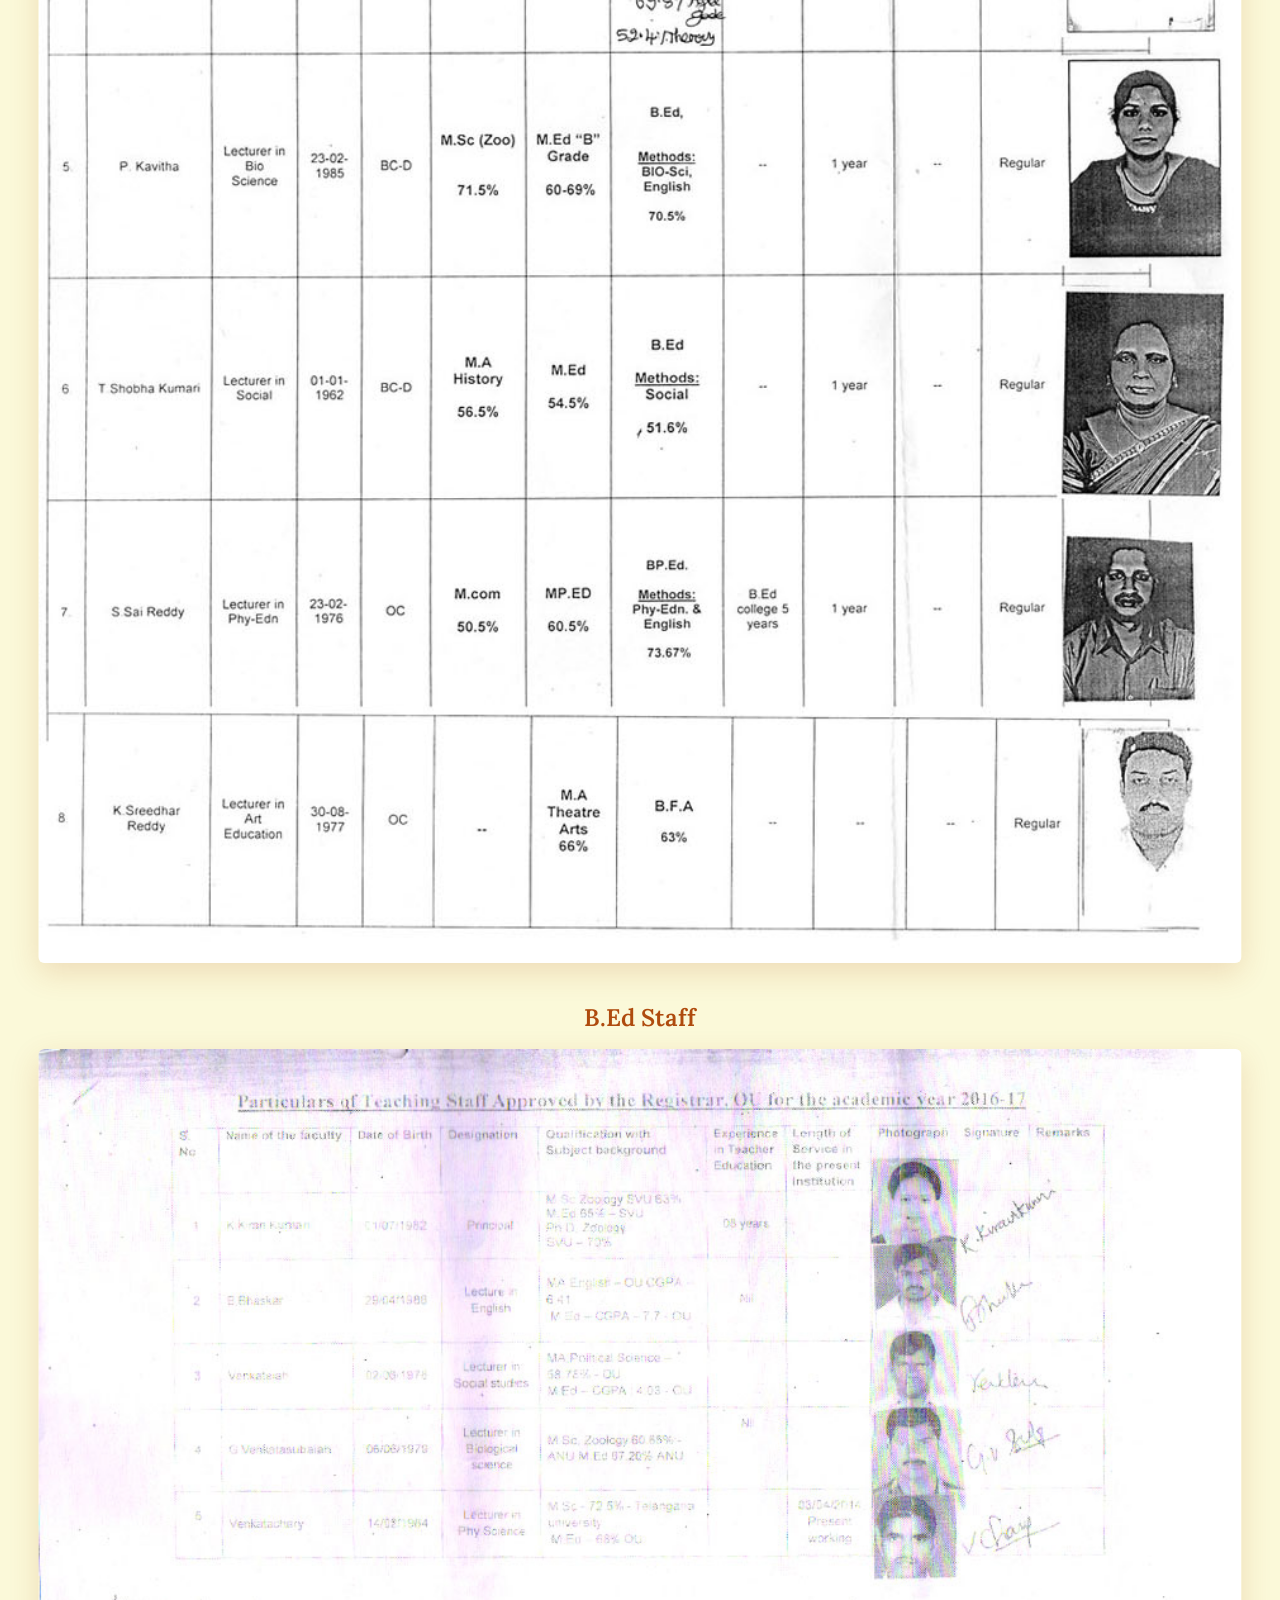
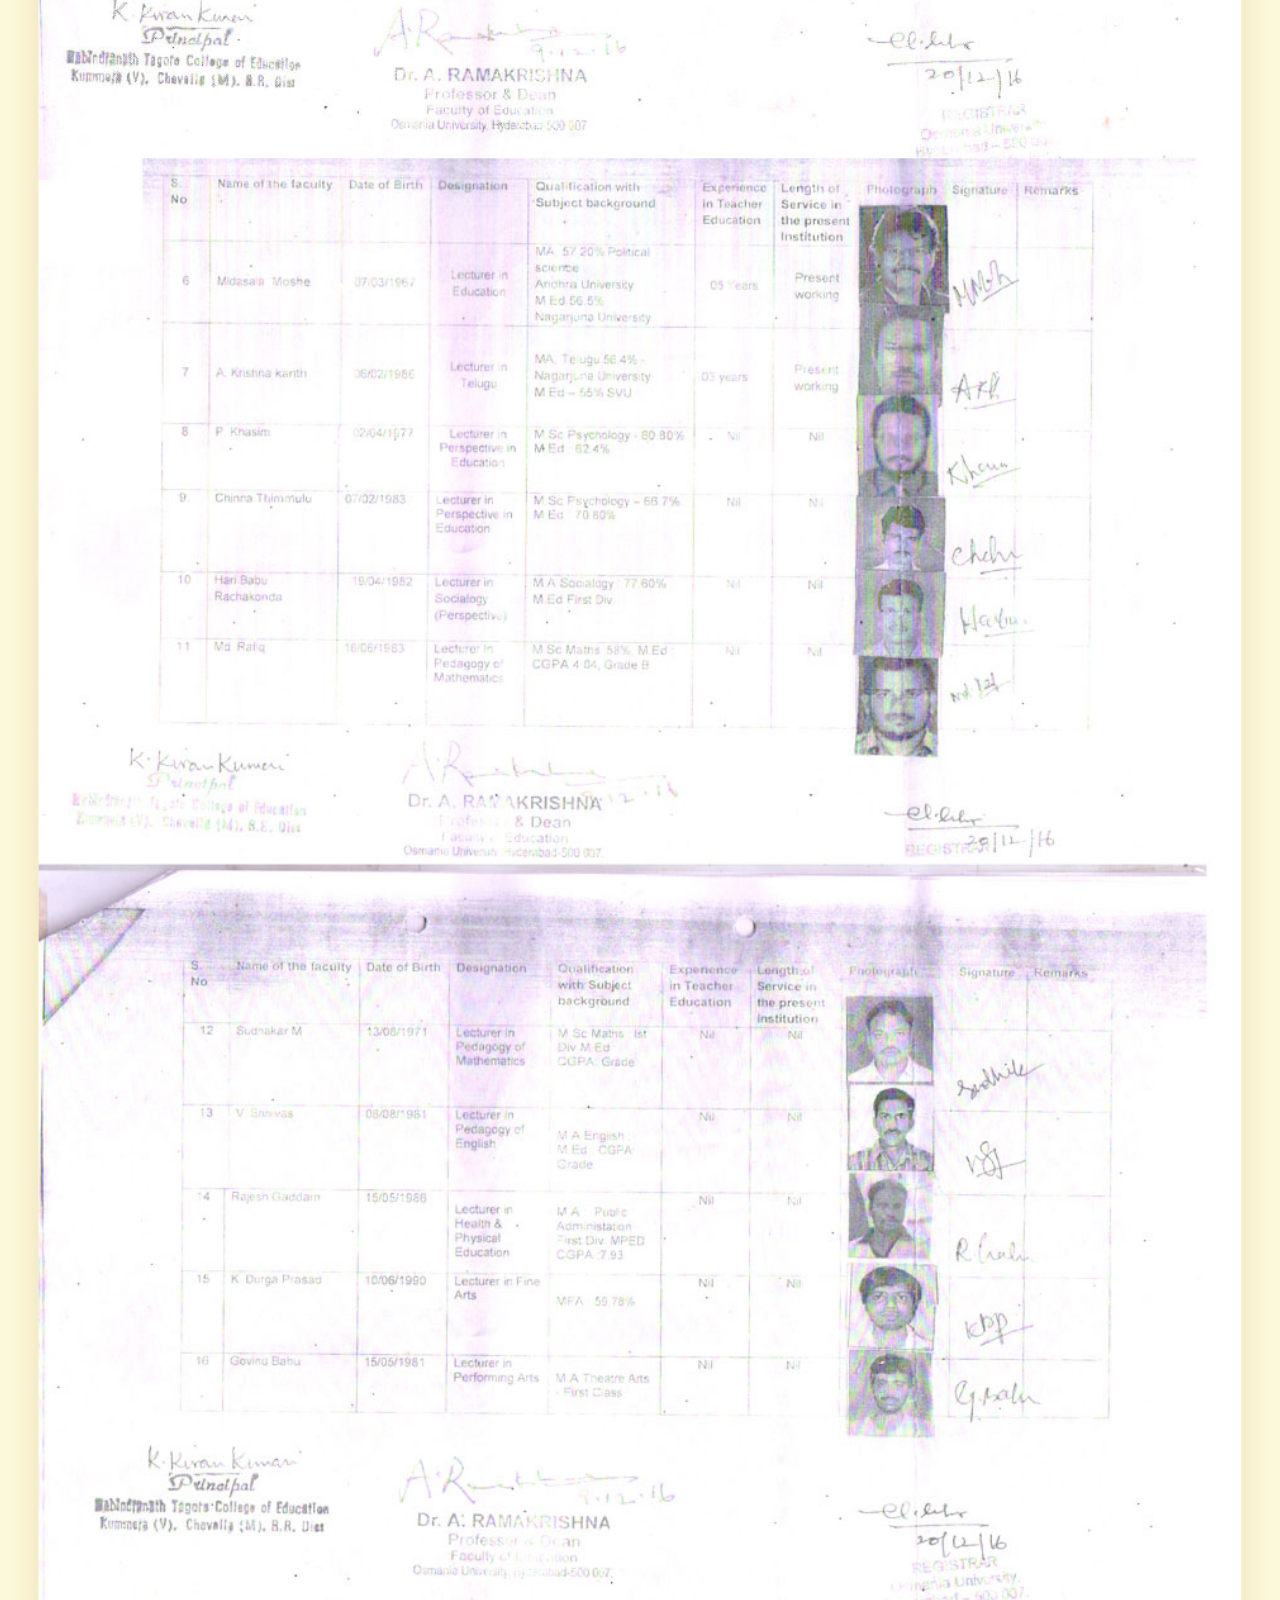
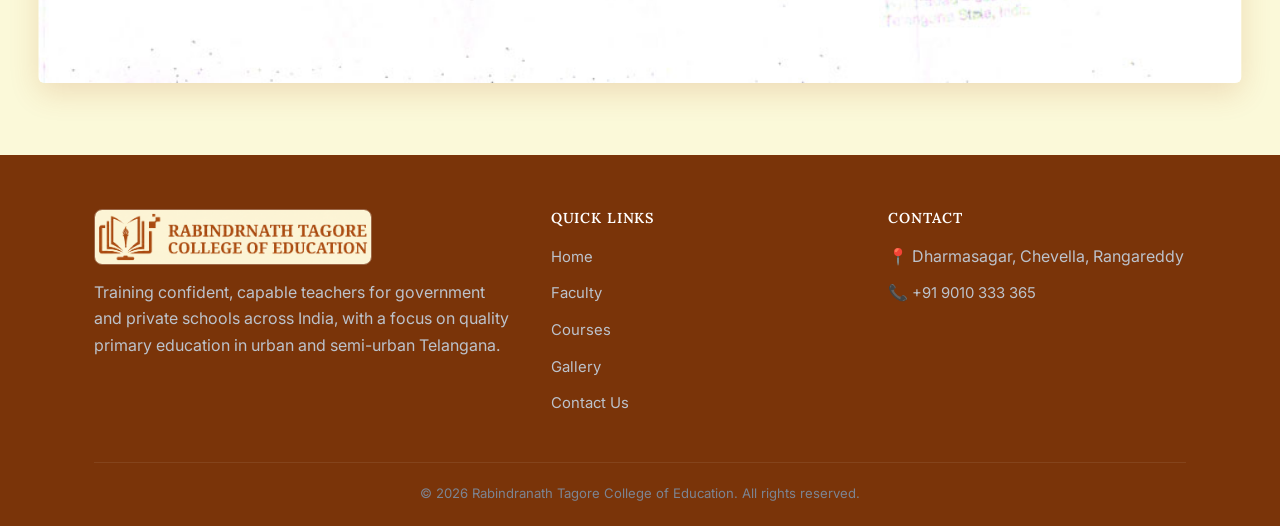
<file: faculty.html>
<!DOCTYPE html>
<html lang="en">
<head>
<meta charset="UTF-8">
<meta name="viewport" content="width=device-width, initial-scale=1.0">
<title>Our Faculty | Rabindranath Tagore College of Education</title>
<meta name="description" content="Approved B.Ed and D.Ed teaching staff at Rabindranath Tagore College of Education, Chevella, as recognised by Osmania University.">
<link rel="canonical" href="https://rtcoe.in/faculty.html">
<link rel="preconnect" href="https://fonts.googleapis.com">
<link href="https://fonts.googleapis.com/css2?family=Lora:wght@500;600;700&family=Inter:wght@400;500;600;700&display=swap" rel="stylesheet">
<link rel="stylesheet" href="style.css">
</head>
<body>

<header class="site-header">
  <div class="nav-wrap">
    <a href="index.html" class="brand brand-full">
      <img src="includes/images/rtcoe-logo-full.png" alt="Rabindranath Tagore College of Education logo">
    </a>
    <button class="nav-toggle" aria-label="Toggle navigation">&#9776;</button>
    <nav class="nav-links">
      <a href="index.html">Home</a>
      <a href="faculty.html" class="active">Faculty</a>
      <a href="courses.html">Courses</a>
      <a href="gallery.html">Gallery</a>
      <a href="contactus.html">Contact Us</a>
      <a href="contactus.html" class="cta-link">Apply Now</a>
    </nav>
  </div>
</header>

<section class="page-hero">
  <div class="container">
    <div class="breadcrumb"><a href="index.html">Home</a> &nbsp;/&nbsp; Faculty</div>
    <span class="eyebrow">Our People</span>
    <h1>Approved Teaching Staff</h1>
    <p class="lead">D.Ed and B.Ed faculty particulars as approved by the Registrar, Osmania University.</p>
  </div>
</section>

<section>
  <div class="container">
    <div class="faculty-grid-wide" style="display:flex;flex-direction:column;gap:40px;">
      <div>
        <h2 style="text-align:center;margin-bottom:16px;">D.Ed Staff</h2>
        <img src="includes/images/rtcoe-ttc.jpg" alt="D.Ed teaching staff particulars at Rabindranath Tagore College of Education" style="width:100%;height:auto;display:block;border-radius:var(--radius);box-shadow:var(--shadow);">
      </div>
      <div>
        <h2 style="text-align:center;margin-bottom:16px;">B.Ed Staff</h2>
        <img src="includes/images/rtcoe-bed1.jpg" alt="B.Ed teaching staff particulars at Rabindranath Tagore College of Education" style="width:100%;height:auto;display:block;border-radius:var(--radius);box-shadow:var(--shadow);">
      </div>
    </div>
  </div>
</section>

<footer>
  <div class="container">
    <div class="footer-grid">
      <div>
        <div class="footer-brand footer-brand-full">
          <img src="includes/images/rtcoe-logo-full.png" alt="Rabindranath Tagore College of Education logo">
        </div>
        <p>Training confident, capable teachers for government and private schools across India, with a focus on quality primary education in urban and semi-urban Telangana.</p>
      </div>
      <div>
        <h4>Quick Links</h4>
        <ul>
          <li><a href="index.html">Home</a></li>
          <li><a href="faculty.html">Faculty</a></li>
          <li><a href="courses.html">Courses</a></li>
          <li><a href="gallery.html">Gallery</a></li>
          <li><a href="contactus.html">Contact Us</a></li>
        </ul>
      </div>
      <div>
        <h4>Contact</h4>
        <ul>
          <li>📍 Dharmasagar, Chevella, Rangareddy</li>
          <li>📞 <a href="tel:+919010333365">+91 9010 333 365</a></li>
        </ul>
      </div>
    </div>
    <div class="footer-bottom">&copy; 2026 Rabindranath Tagore College of Education. All rights reserved.</div>
  </div>
</footer>

<a class="wa-float" href="https://wa.me/919010333365" aria-label="Chat on WhatsApp" target="_blank" rel="noopener">&#128172;</a>

<script src="script.js"></script>
</body>
</html>
</file>
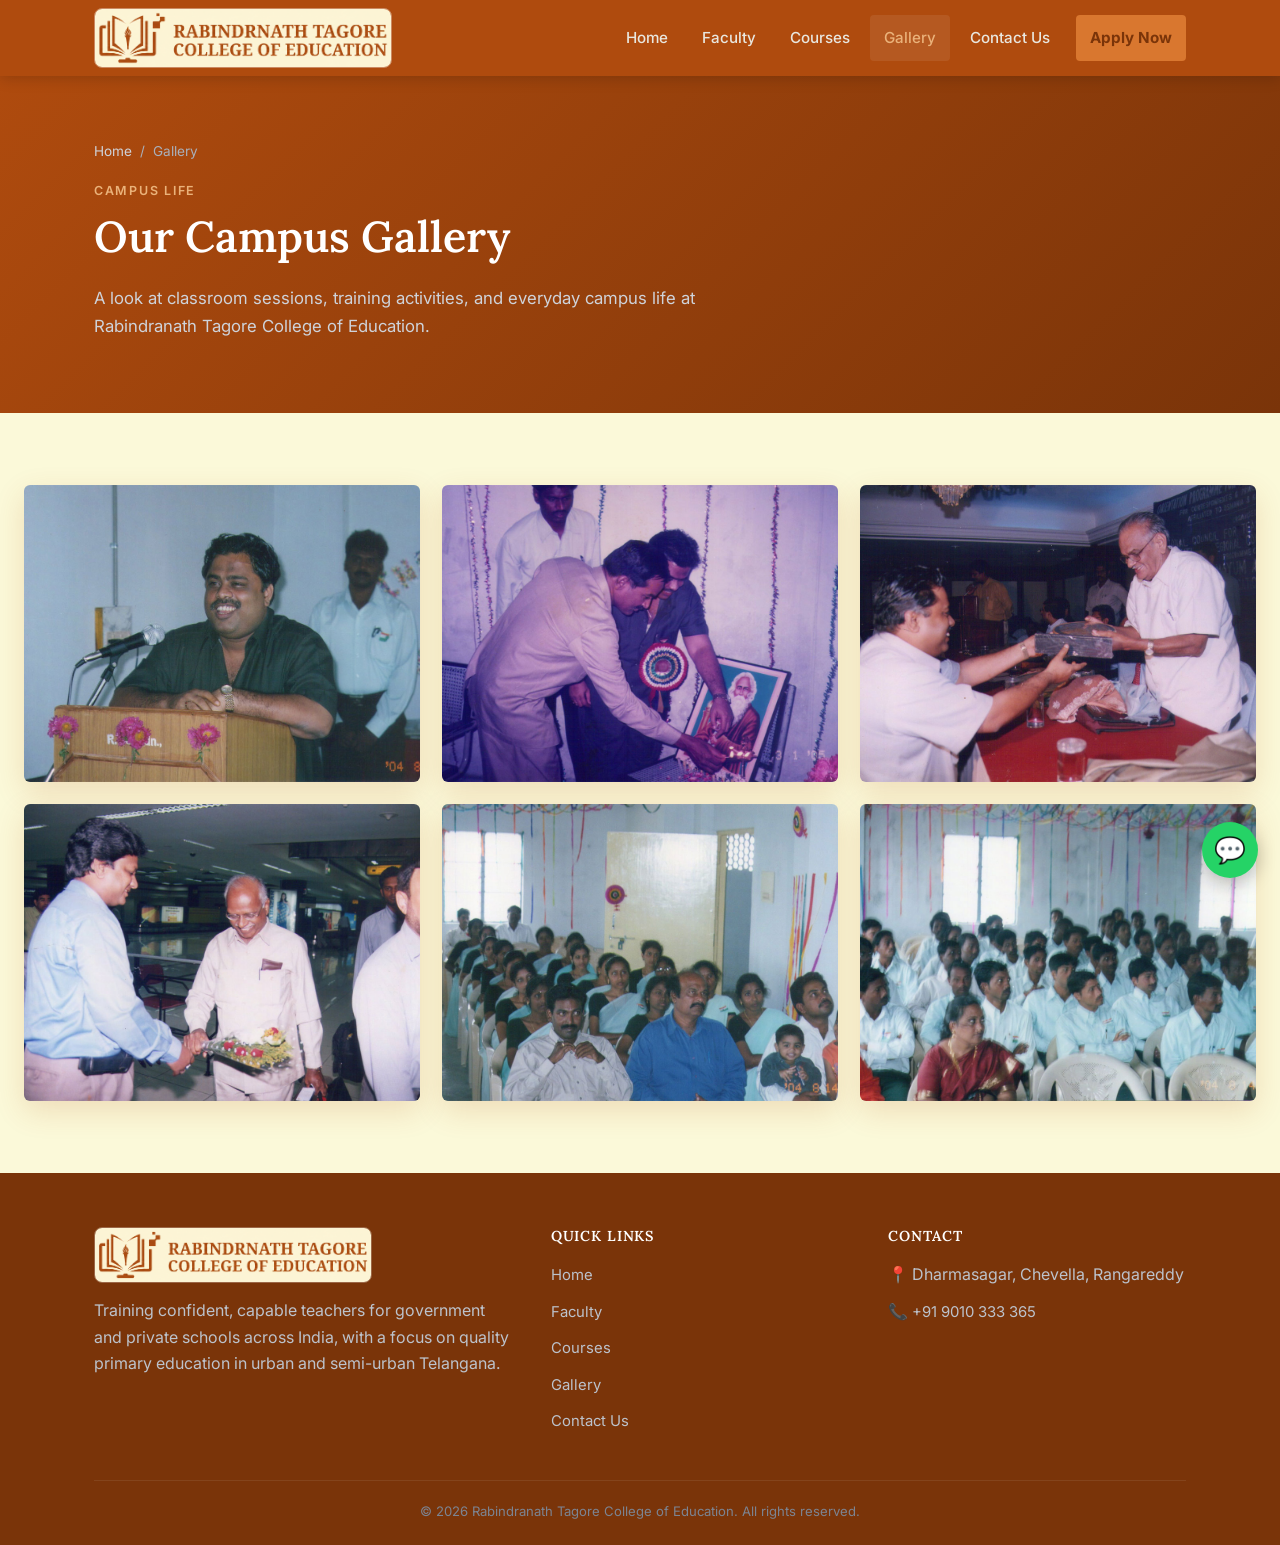
<file: gallery.html>
<!DOCTYPE html>
<html lang="en">
<head>
<meta charset="UTF-8">
<meta name="viewport" content="width=device-width, initial-scale=1.0">
<title>Campus Gallery | Rabindranath Tagore College of Education</title>
<meta name="description" content="Browse photos of campus life, classrooms, and student activities at Rabindranath Tagore College of Education, Chevella, RR District.">
<link rel="canonical" href="https://rtcoe.in/gallery.html">
<link rel="preconnect" href="https://fonts.googleapis.com">
<link href="https://fonts.googleapis.com/css2?family=Lora:wght@500;600;700&family=Inter:wght@400;500;600;700&display=swap" rel="stylesheet">
<link rel="stylesheet" href="style.css">
</head>
<body>

<header class="site-header">
  <div class="nav-wrap">
    <a href="index.html" class="brand brand-full">
      <img src="includes/images/rtcoe-logo-full.png" alt="Rabindranath Tagore College of Education logo">
    </a>
    <button class="nav-toggle" aria-label="Toggle navigation">&#9776;</button>
    <nav class="nav-links">
      <a href="index.html">Home</a>
      <a href="faculty.html">Faculty</a>
      <a href="courses.html">Courses</a>
      <a href="gallery.html" class="active">Gallery</a>
      <a href="contactus.html">Contact Us</a>
      <a href="contactus.html" class="cta-link">Apply Now</a>
    </nav>
  </div>
</header>

<section class="page-hero">
  <div class="container">
    <div class="breadcrumb"><a href="index.html">Home</a> &nbsp;/&nbsp; Gallery</div>
    <span class="eyebrow">Campus Life</span>
    <h1>Our Campus Gallery</h1>
    <p class="lead">A look at classroom sessions, training activities, and everyday campus life at Rabindranath Tagore College of Education.</p>
  </div>
</section>

<section>
  <div class="container" style="max-width:1500px;">
    <div class="gallery-grid gallery-grid-large">
      <figure><img src="includes/images/01.jpg" alt="Campus activity at RTCOE, photo 1"></figure>
      <figure><img src="includes/images/04.jpg" alt="Campus activity at RTCOE, photo 2"></figure>
      <figure><img src="includes/images/03.jpg" alt="Campus activity at RTCOE, photo 3"></figure>
      <figure><img src="includes/images/06.jpg" alt="D.Ed teaching staff at RTCOE"></figure>
      <figure><img src="includes/images/02.jpg" alt="B.Ed teaching staff at RTCOE"></figure>
      <figure><img src="includes/images/05.jpg" alt="Students at Rabindranath Tagore College of Education"></figure>
    </div>
  </div>
</section>

<footer>
  <div class="container">
    <div class="footer-grid">
      <div>
        <div class="footer-brand footer-brand-full">
          <img src="includes/images/rtcoe-logo-full.png" alt="Rabindranath Tagore College of Education logo">
        </div>
        <p>Training confident, capable teachers for government and private schools across India, with a focus on quality primary education in urban and semi-urban Telangana.</p>
      </div>
      <div>
        <h4>Quick Links</h4>
        <ul>
          <li><a href="index.html">Home</a></li>
          <li><a href="faculty.html">Faculty</a></li>
          <li><a href="courses.html">Courses</a></li>
          <li><a href="gallery.html">Gallery</a></li>
          <li><a href="contactus.html">Contact Us</a></li>
        </ul>
      </div>
      <div>
        <h4>Contact</h4>
        <ul>
          <li>📍 Dharmasagar, Chevella, Rangareddy</li>
          <li>📞 <a href="tel:+919010333365">+91 9010 333 365</a></li>
        </ul>
      </div>
    </div>
    <div class="footer-bottom">&copy; 2026 Rabindranath Tagore College of Education. All rights reserved.</div>
  </div>
</footer>

<a class="wa-float" href="https://wa.me/919010333365" aria-label="Chat on WhatsApp" target="_blank" rel="noopener">&#128172;</a>

<script src="script.js"></script>
</body>
</html>
</file>
<file: style.css>
/* ============================================================
   Rabindranath Tagore College of Education — stylesheet
   Palette: ink navy #1b2a3d · gold #c8973f · cream #f8f5ef
            slate text #2b2f33 · teal accent #3c6e6a
   Type: 'Lora' (display/serif) + 'Inter' (body)
   ============================================================ */

:root{
  --navy: #af4b0e;
  --navy-deep: #7a3409;
  --gold: #d9772f;
  --gold-light: #eab27a;
  --cream: #fbf9d9;
  --cream-dim: #f3eec0;
  --teal: #8a3a0c;
  --ink: #2b2f33;
  --ink-soft: #5a6068;
  --line: #ece4b0;
  --radius: 6px;
  --shadow: 0 10px 30px rgba(175,75,14,0.16);
  --max: 1140px;
}

*{box-sizing:border-box;}
html{scroll-behavior:smooth;}
body{
  margin:0;
  font-family:'Inter',-apple-system,BlinkMacSystemFont,'Segoe UI',sans-serif;
  color:var(--ink);
  background:var(--cream);
  line-height:1.65;
}
h1,h2,h3,h4{
  font-family:'Lora',Georgia,serif;
  color:var(--navy);
  margin:0 0 .5em;
  line-height:1.25;
  font-weight:600;
}
p{margin:0 0 1em;}
a{color:var(--teal);text-decoration:none;}
a:hover{color:var(--gold);}
img{max-width:100%;display:block;}
ul{margin:0;padding:0;}
li{list-style:none;}

.container{max-width:var(--max);margin:0 auto;padding:0 24px;}

/* eyebrow / section label */
.eyebrow{
  display:inline-block;
  font-family:'Inter',sans-serif;
  font-size:.78rem;
  letter-spacing:.14em;
  text-transform:uppercase;
  color:var(--gold);
  font-weight:600;
  margin-bottom:.6em;
}

.rule-divider{
  width:64px;height:3px;
  background:var(--gold);
  border-radius:2px;
  margin:.4em 0 1.2em;
}

/* ---------- header ---------- */
.site-header{
  background:var(--navy);
  position:sticky;top:0;z-index:500;
  box-shadow:0 2px 14px rgba(0,0,0,.18);
}
.nav-wrap{
  max-width:var(--max);margin:0 auto;padding:0 24px;
  display:flex;align-items:center;justify-content:space-between;
  min-height:76px;
}
.brand{display:flex;align-items:center;gap:12px;color:#fff;}
.brand img{height:48px;width:48px;border-radius:10px;background:#fff;object-fit:contain;padding:3px;}
.brand-full img{
  height:60px;width:auto;max-width:none;
  border-radius:8px;background:transparent;padding:0;
  border:1.5px solid rgba(255,255,255,.35);
}
.brand-text{display:flex;flex-direction:column;line-height:1.2;}
.brand-text strong{font-family:'Lora',serif;font-size:1.05rem;color:#fff;letter-spacing:.01em;}
.brand-text span{font-size:.72rem;color:var(--gold-light);letter-spacing:.08em;text-transform:uppercase;}

.nav-links{display:flex;align-items:center;gap:6px;}
.nav-links a{
  color:#e9e7df;font-size:.95rem;font-weight:500;
  padding:10px 14px;border-radius:4px;transition:background .2s,color .2s;
}
.nav-links a:hover,.nav-links a.active{background:rgba(255,255,255,.08);color:var(--gold-light);}
.nav-links a.cta-link{
  background:var(--gold);color:var(--navy-deep);font-weight:700;margin-left:6px;
}
.nav-links a.cta-link:hover{background:var(--gold-light);color:var(--navy-deep);}

.nav-toggle{display:none;background:none;border:none;color:#fff;font-size:1.6rem;cursor:pointer;}

@media (max-width:860px){
  .nav-toggle{display:block;}
  .nav-links{
    position:absolute;top:76px;left:0;right:0;
    background:var(--navy);flex-direction:column;align-items:stretch;
    padding:0 16px;gap:2px;
    max-height:0;overflow:hidden;transition:max-height .3s ease,padding .3s ease;
  }
  .nav-links.open{padding:8px 16px 18px;}
  .nav-links.open{max-height:420px;}
  .nav-links a{padding:12px 10px;}
  .nav-links a.cta-link{margin-left:0;text-align:center;margin-top:6px;}
}

/* ---------- page hero (interior pages) ---------- */
.page-hero{
  background:linear-gradient(135deg,var(--navy) 0%,var(--navy-deep) 100%);
  color:#f3f1ea;
  padding:64px 0 56px;
  position:relative;
  overflow:hidden;
}
.page-hero .eyebrow{color:var(--gold-light);}
.page-hero h1{color:#fff;font-size:clamp(1.9rem,3.6vw,2.7rem);max-width:760px;}
.page-hero p.lead{color:#cfd3da;max-width:640px;font-size:1.05rem;}
.breadcrumb{font-size:.85rem;color:#a9b0bb;margin-bottom:14px;}
.breadcrumb a{color:#cfd3da;}
.breadcrumb a:hover{color:var(--gold-light);}

/* ---------- hero (home) ---------- */
.hero{
  background:linear-gradient(135deg,var(--navy) 0%,var(--navy-deep) 100%);
  color:#f3f1ea;position:relative;overflow:hidden;
  padding:70px 0 64px;
}
.hero-grid{display:grid;grid-template-columns:1.1fr .9fr;gap:48px;align-items:center;position:relative;}
@media (max-width:900px){.hero-grid{grid-template-columns:1fr;}}
.hero h1{color:#fff;font-size:clamp(2.1rem,4vw,3rem);}
.hero h1 em{color:var(--gold-light);font-style:normal;}
.hero p.lead{font-size:1.08rem;color:#cfd3da;max-width:540px;}
.badge-row{display:flex;flex-wrap:wrap;gap:10px;margin:22px 0 28px;}
.badge-pill{
  font-size:.8rem;background:rgba(255,255,255,.08);
  border:1px solid rgba(255,255,255,.16);color:#e9e7df;
  padding:7px 14px;border-radius:30px;
}
.btn{
  display:inline-block;background:var(--gold);color:var(--navy-deep);
  font-weight:700;padding:14px 28px;border-radius:4px;
  font-size:.95rem;letter-spacing:.02em;transition:background .2s,transform .15s;
  border:none;cursor:pointer;
}
.btn:hover{background:var(--gold-light);color:var(--navy-deep);transform:translateY(-1px);}
.btn-outline{
  display:inline-block;background:transparent;border:1.5px solid var(--gold);
  color:var(--gold-light);font-weight:600;padding:12px 26px;border-radius:4px;
}
.btn-outline:hover{background:rgba(200,151,63,.12);color:var(--gold-light);}

.hero-slider{
  position:relative;border-radius:var(--radius);overflow:hidden;
  box-shadow:var(--shadow);aspect-ratio:4/3;background:#0e1822;
  border:1px solid rgba(255,255,255,.1);
}
.hero-slider img{
  position:absolute;inset:0;width:100%;height:100%;object-fit:cover;
  opacity:0;transition:opacity .9s ease;
}
.hero-slider img.show{opacity:1;}
.slider-dots{position:absolute;bottom:14px;left:0;right:0;display:flex;justify-content:center;gap:8px;}
.slider-dots span{width:8px;height:8px;border-radius:50%;background:rgba(255,255,255,.4);transition:background .2s;}
.slider-dots span.active{background:var(--gold);}

/* continuous auto-scrolling hero image strip, full-width, blended top-to-bottom */
.hero-scroll{
  position:relative;border-radius:var(--radius);overflow:hidden;
  box-shadow:var(--shadow);border:1px solid rgba(255,255,255,.1);
  background:#0e1822;
  mask-image:linear-gradient(to bottom, transparent 0, #000 40px, #000 calc(100% - 40px), transparent 100%);
  -webkit-mask-image:linear-gradient(to bottom, transparent 0, #000 40px, #000 calc(100% - 40px), transparent 100%);
  aspect-ratio:4/5;
}
.hero-scroll-track{
  display:flex;flex-direction:column;
  animation:hero-scroll-y 32s linear infinite;
}
.hero-scroll-track img{
  width:100%;height:220px;object-fit:cover;
  display:block;
  filter:brightness(.92);
}
@keyframes hero-scroll-y{
  0%{transform:translateY(0);}
  100%{transform:translateY(-50%);}
}
.hero-scroll:hover .hero-scroll-track{animation-play-state:paused;}
@media (max-width:900px){
  .hero-scroll{aspect-ratio:4/3;}
  .hero-scroll-track img{height:160px;}
}
@media (prefers-reduced-motion: reduce){
  .hero-scroll-track{animation:none;}
}

/* stat strip */
.stat-strip{background:var(--cream-dim);border-bottom:1px solid var(--line);}
.stat-grid{
  display:grid;grid-template-columns:repeat(4,1fr);
  text-align:center;padding:30px 0;
}
@media (max-width:700px){.stat-grid{grid-template-columns:repeat(2,1fr);gap:24px;}}
.stat-grid .num{font-family:'Lora',serif;font-size:1.9rem;color:var(--navy);font-weight:700;}
.stat-grid .label{font-size:.82rem;color:var(--ink-soft);text-transform:uppercase;letter-spacing:.05em;margin-top:4px;}

/* ---------- generic sections ---------- */
section{padding:72px 0;}
.section-head{max-width:680px;margin:0 auto 44px;text-align:center;}
.section-head.left{margin:0 0 40px;text-align:left;}
.section-head p{color:var(--ink-soft);}

.bg-alt{background:#fff;border-top:1px solid var(--line);border-bottom:1px solid var(--line);}
.bg-navy{background:var(--navy);color:#e9e7df;}
.bg-navy h2{color:#fff;}
.bg-navy .eyebrow{color:var(--gold-light);}
.bg-navy p{color:#c4cad3;}

/* two-col about */
.about-grid{display:grid;grid-template-columns:1fr 1fr;gap:56px;align-items:center;}
@media (max-width:880px){.about-grid{grid-template-columns:1fr;}}
.about-photos{display:grid;grid-template-columns:1.3fr 1fr;grid-template-rows:1fr 1fr;gap:12px;height:380px;}
.about-photos img{width:100%;height:100%;object-fit:cover;border-radius:var(--radius);box-shadow:var(--shadow);}
.about-photos .tall{grid-row:1/3;}
.tag-row{display:flex;flex-wrap:wrap;gap:10px;margin-bottom:18px;}
.tag-row span{
  font-size:.78rem;background:var(--cream-dim);border:1px solid var(--line);
  color:var(--navy);padding:6px 12px;border-radius:30px;
}

/* course cards */
.course-grid{display:grid;grid-template-columns:repeat(2,1fr);gap:28px;}
@media (max-width:760px){.course-grid{grid-template-columns:1fr;}}
.course-card{
  background:#fff;border:1px solid var(--line);border-radius:var(--radius);
  padding:32px;box-shadow:var(--shadow);
}
.course-card .course-tag{
  display:inline-block;font-size:.74rem;letter-spacing:.08em;text-transform:uppercase;
  background:var(--navy);color:var(--gold-light);padding:5px 12px;border-radius:30px;margin-bottom:14px;
}
.course-card h3{font-size:1.4rem;}
.course-meta{display:flex;gap:18px;flex-wrap:wrap;margin:18px 0;padding:16px 0;border-top:1px dashed var(--line);border-bottom:1px dashed var(--line);}
.course-meta div{flex:1;min-width:120px;}
.course-meta .k{font-size:.75rem;text-transform:uppercase;letter-spacing:.05em;color:var(--ink-soft);}
.course-meta .v{font-family:'Lora',serif;color:var(--navy);font-weight:600;font-size:1.02rem;}
.course-card ul{margin-top:14px;}
.course-card ul li{position:relative;padding-left:22px;margin-bottom:8px;color:var(--ink-soft);font-size:.95rem;}
.course-card ul li::before{content:"✓";position:absolute;left:0;color:var(--teal);font-weight:700;}

/* feature grid (why choose) */
.feature-grid{display:grid;grid-template-columns:repeat(4,1fr);gap:22px;}
@media (max-width:900px){.feature-grid{grid-template-columns:repeat(2,1fr);}}
@media (max-width:560px){.feature-grid{grid-template-columns:1fr;}}
.feature-card{
  background:#fff;border:1px solid var(--line);border-radius:var(--radius);
  padding:26px 22px;text-align:left;transition:transform .2s,box-shadow .2s;
}
.feature-card:hover{transform:translateY(-3px);box-shadow:var(--shadow);}
.feature-card .icon{font-size:1.7rem;margin-bottom:12px;}
.feature-card h3{font-size:1.05rem;margin-bottom:8px;}
.feature-card p{font-size:.92rem;color:var(--ink-soft);margin:0;}

/* faculty */
.faculty-grid{display:grid;grid-template-columns:repeat(2,1fr);gap:32px;}
@media (max-width:760px){.faculty-grid{grid-template-columns:1fr;}}
.faculty-card{background:#fff;border:1px solid var(--line);border-radius:var(--radius);overflow:hidden;box-shadow:var(--shadow);}
.faculty-card img{width:100%;height:auto;}
.faculty-card .cap{padding:18px 22px;}
.faculty-card .cap .eyebrow{margin-bottom:4px;}
.faculty-card .cap p{margin:0;color:var(--ink-soft);font-size:.92rem;}

.faculty-grid-wide{
  display:flex;
  flex-direction:column;
  gap:32px;
  width:94vw;
  max-width:1600px;
  margin-left:50%;
  transform:translateX(-50%);
}
.faculty-grid-wide .faculty-card img{width:100%;height:auto;display:block;}

/* gallery */
.gallery-grid{display:grid;grid-template-columns:repeat(3,1fr);gap:14px;}
@media (max-width:760px){.gallery-grid{grid-template-columns:repeat(2,1fr);}}
@media (max-width:480px){.gallery-grid{grid-template-columns:1fr;}}
.gallery-grid-large{gap:22px;}
.gallery-grid-large figure{aspect-ratio:1/1;}
@media (min-width:1200px){
  .gallery-grid-large figure{aspect-ratio:4/3;}
}
.gallery-grid figure{margin:0;border-radius:var(--radius);overflow:hidden;box-shadow:var(--shadow);position:relative;aspect-ratio:4/3;}
.gallery-grid img{width:100%;height:100%;object-fit:cover;transition:transform .35s ease;}
.gallery-grid figure:hover img{transform:scale(1.06);}

/* founder / message */
.founder-grid{display:grid;grid-template-columns:.8fr 1.4fr;gap:48px;align-items:center;}
@media (max-width:820px){.founder-grid{grid-template-columns:1fr;}}
.founder-photo{border-radius:var(--radius);overflow:hidden;box-shadow:var(--shadow);}
.founder-photo img{width:100%;}
.founder-name{font-family:'Lora',serif;color:#fff;font-size:1.2rem;margin-top:14px;}
.founder-role{color:var(--gold-light);font-size:.85rem;text-transform:uppercase;letter-spacing:.06em;}
blockquote{
  font-family:'Lora',serif;font-size:1.25rem;line-height:1.55;
  color:#f0eee6;margin:0 0 18px;font-style:italic;
}

/* contact */
.contact-grid{display:grid;grid-template-columns:.9fr 1.1fr;gap:48px;}
@media (max-width:880px){.contact-grid{grid-template-columns:1fr;}}
.contact-card{background:#fff;border:1px solid var(--line);border-radius:var(--radius);padding:30px;box-shadow:var(--shadow);}
.contact-item{display:flex;gap:14px;margin-bottom:22px;}
.contact-item .ic{
  width:42px;height:42px;border-radius:50%;background:var(--cream-dim);
  display:flex;align-items:center;justify-content:center;flex-shrink:0;font-size:1.1rem;
}
.contact-item h4{margin:0 0 4px;font-size:.98rem;}
.contact-item p{margin:0;color:var(--ink-soft);font-size:.93rem;}
.map-frame{border-radius:var(--radius);overflow:hidden;box-shadow:var(--shadow);border:1px solid var(--line);}
.map-frame iframe{width:100%;height:320px;border:0;display:block;}

.form-card{background:#fff;border:1px solid var(--line);border-radius:var(--radius);padding:32px;box-shadow:var(--shadow);}
.form-row{display:grid;grid-template-columns:1fr 1fr;gap:16px;}
@media (max-width:560px){.form-row{grid-template-columns:1fr;}}
.field{margin-bottom:16px;}
.field label{display:block;font-size:.85rem;font-weight:600;color:var(--navy);margin-bottom:6px;}
.field input,.field textarea{
  width:100%;padding:12px 14px;border:1px solid var(--line);border-radius:4px;
  font-family:inherit;font-size:.95rem;background:var(--cream);color:var(--ink);
}
.field input:focus,.field textarea:focus{outline:2px solid var(--gold);outline-offset:1px;}
.form-note{font-size:.8rem;color:var(--ink-soft);margin-top:10px;}
.form-success{
  display:none;background:#e9f3ec;border:1px solid #b9dcc3;color:#235c34;
  padding:12px 16px;border-radius:4px;margin-top:14px;font-size:.9rem;
}
.form-success.show{display:block;}

/* CTA band */
.cta-band{background:var(--gold);padding:48px 0;text-align:center;}
.cta-band h2{color:var(--navy-deep);margin-bottom:8px;}
.cta-band p{color:#3b2f17;max-width:560px;margin:0 auto 22px;}
.cta-band .btn{background:var(--navy);color:#fff;}
.cta-band .btn:hover{background:var(--navy-deep);}

/* footer */
footer{background:var(--navy-deep);color:#bcc2cb;padding:54px 0 22px;}
.footer-grid{display:grid;grid-template-columns:1.4fr 1fr 1fr;gap:40px;margin-bottom:36px;}
@media (max-width:760px){.footer-grid{grid-template-columns:1fr;gap:30px;}}
.footer-brand{display:flex;align-items:center;gap:12px;margin-bottom:14px;}
.footer-brand img{height:42px;width:42px;border-radius:10px;background:#fff;object-fit:contain;padding:3px;}
.footer-brand-full img{
  height:56px;width:auto;max-width:none;
  border-radius:8px;background:transparent;padding:0;
  border:1.5px solid rgba(255,255,255,.25);
}
.footer-brand strong{color:#fff;font-family:'Lora',serif;font-size:1.05rem;}
footer h4{color:#fff;font-size:.9rem;text-transform:uppercase;letter-spacing:.06em;margin-bottom:16px;}
footer ul li{margin-bottom:10px;}
footer a{color:#bcc2cb;font-size:.93rem;}
footer a:hover{color:var(--gold-light);}
.footer-bottom{
  border-top:1px solid rgba(255,255,255,.08);padding-top:20px;
  text-align:center;font-size:.82rem;color:#7c8492;
}

/* whatsapp float */
.wa-float{
  position:fixed;bottom:22px;right:22px;z-index:600;
  width:56px;height:56px;border-radius:50%;background:#25D366;
  display:flex;align-items:center;justify-content:center;
  box-shadow:0 6px 18px rgba(0,0,0,.25);font-size:1.6rem;color:#fff;
}
.wa-float:hover{transform:scale(1.06);color:#fff;}

/* utility */
.visually-hidden{position:absolute;width:1px;height:1px;overflow:hidden;clip:rect(0 0 0 0);}
:focus-visible{outline:2px solid var(--gold);outline-offset:2px;}

@media (prefers-reduced-motion: reduce){
  *{animation-duration:0.001ms !important;transition-duration:0.001ms !important;}
}
</file>
